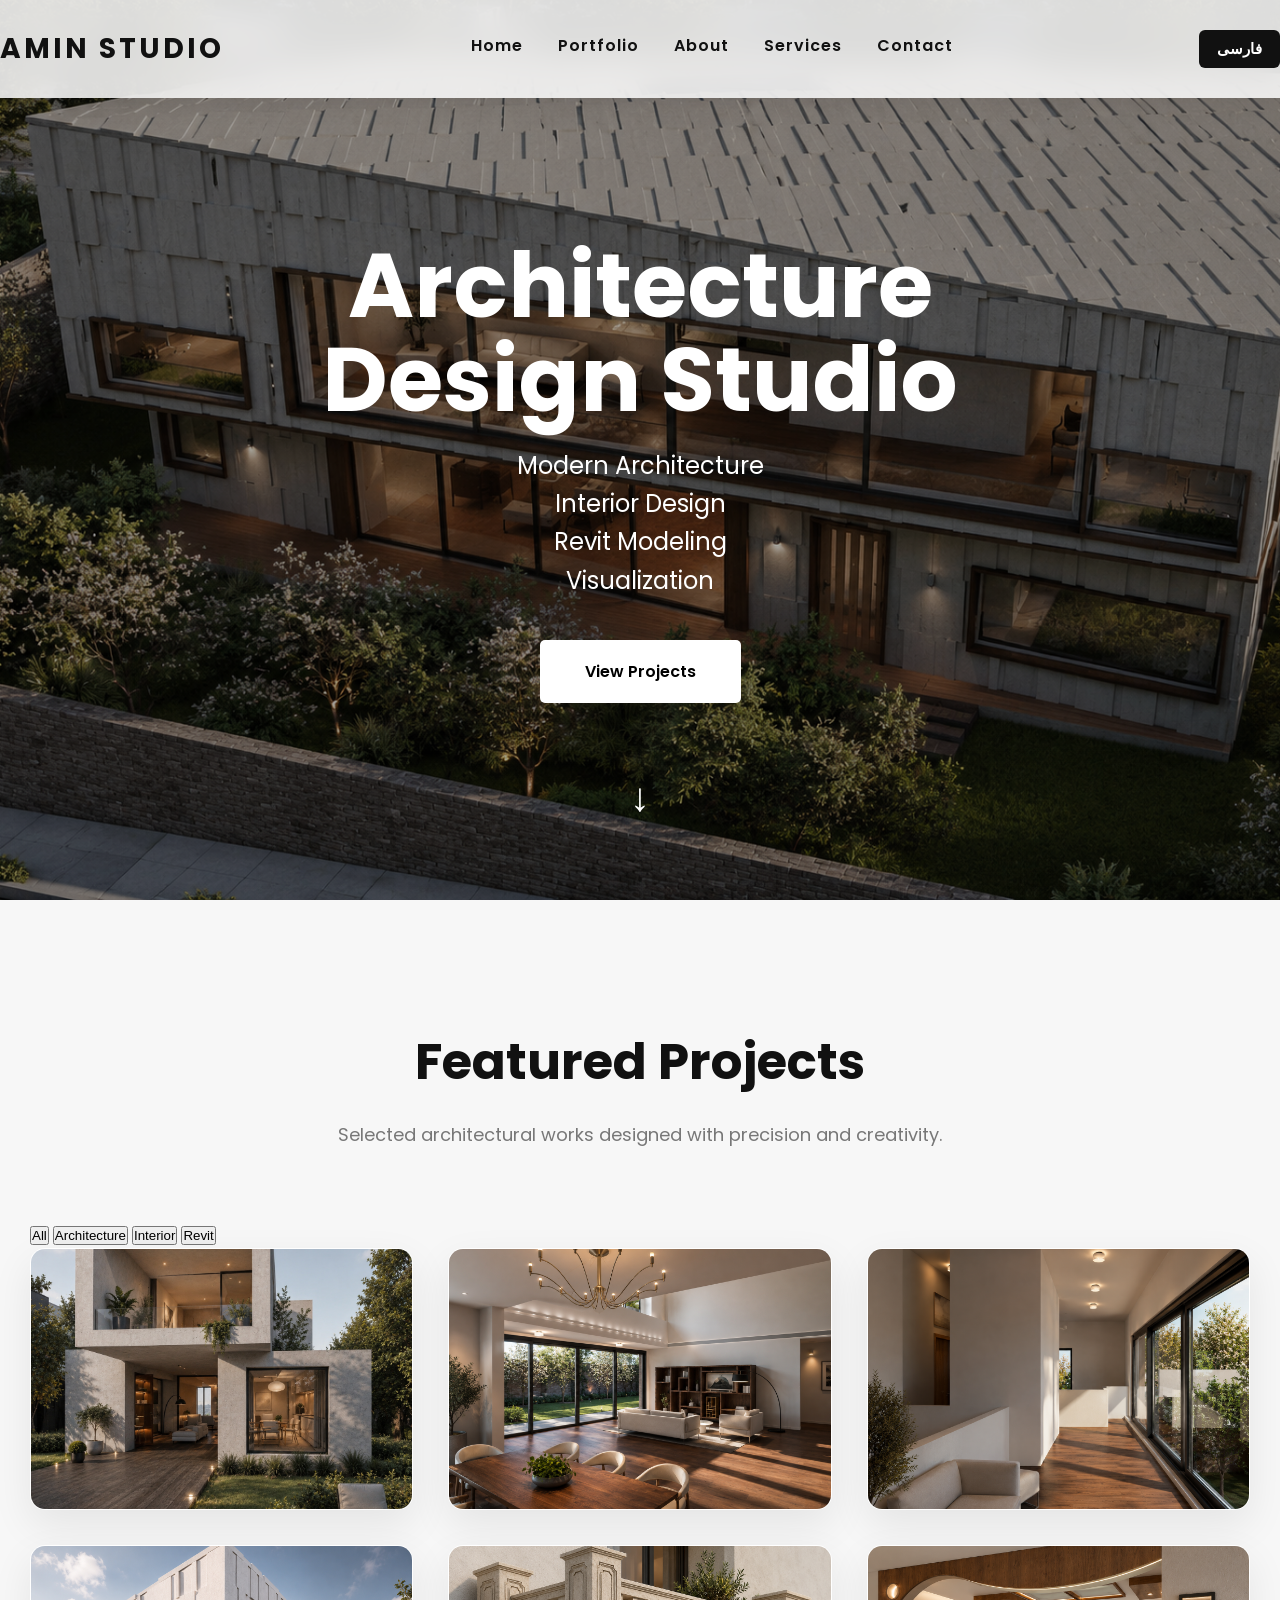
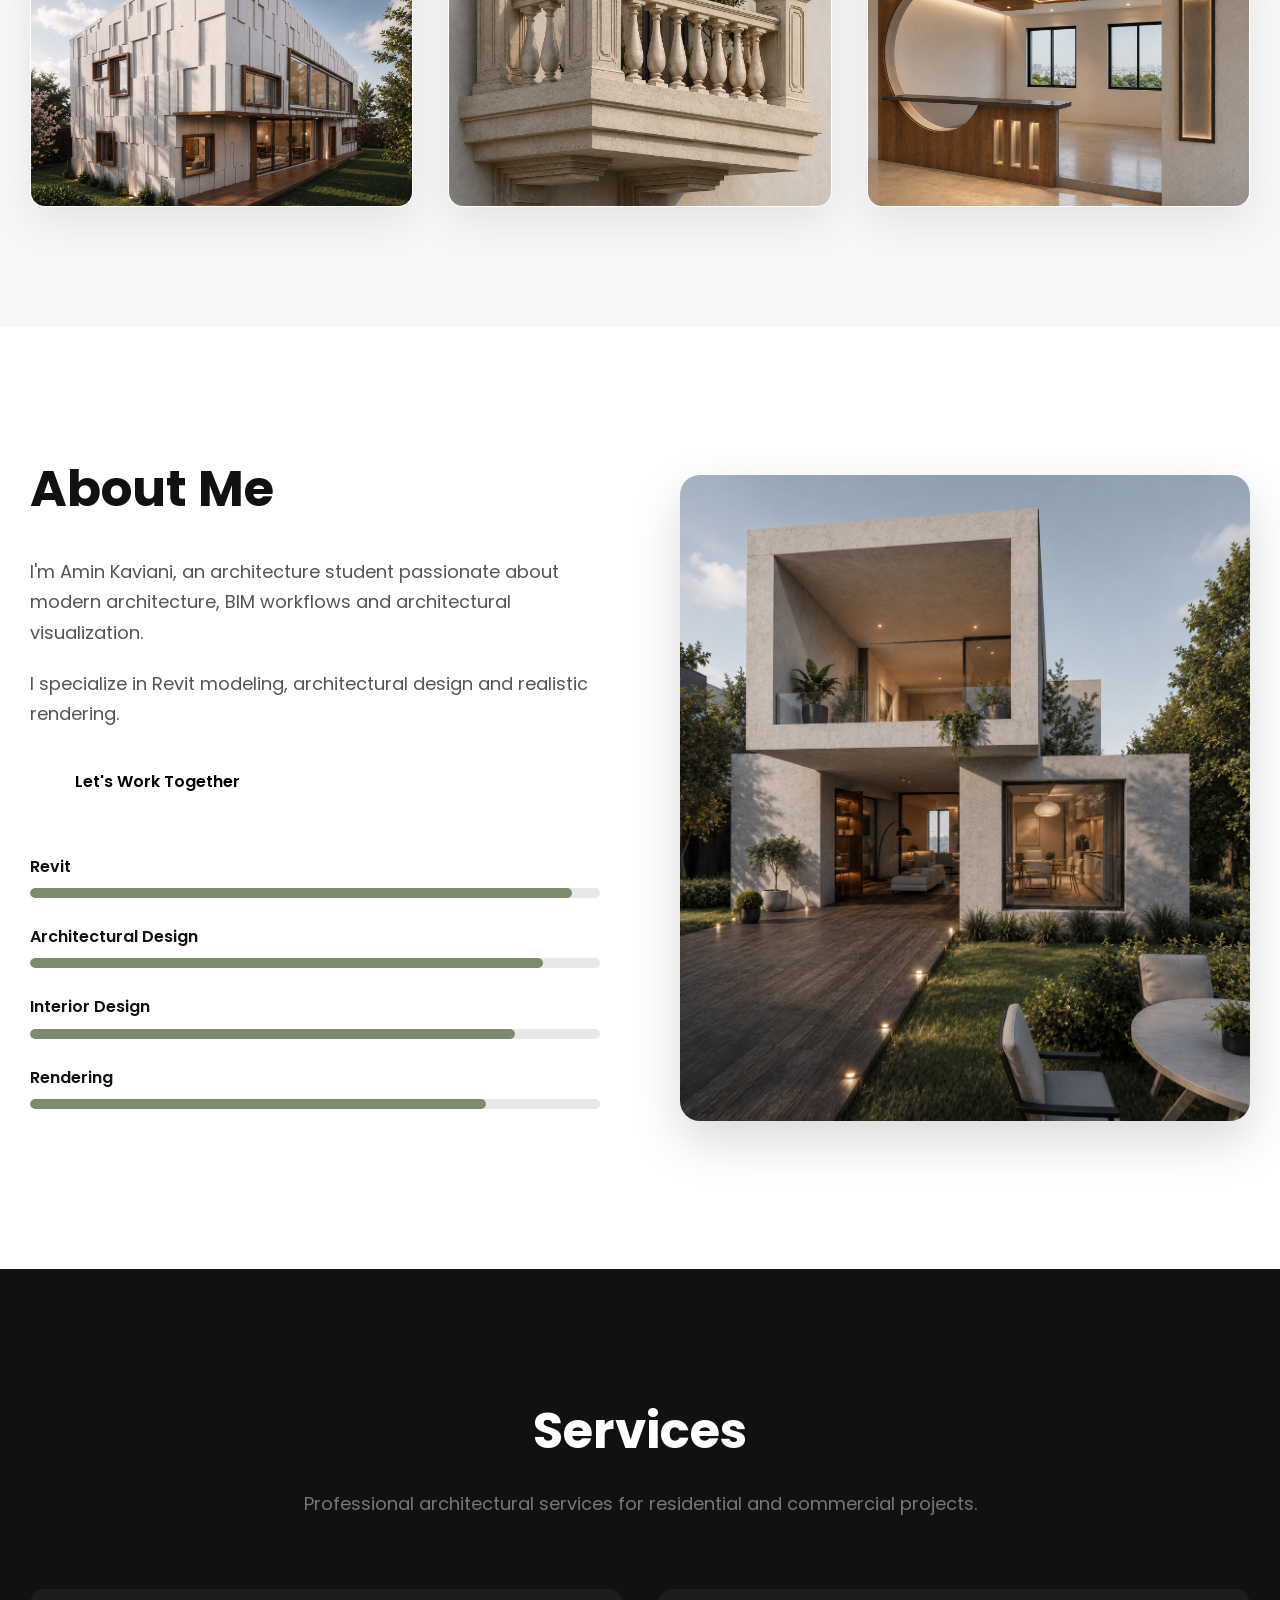
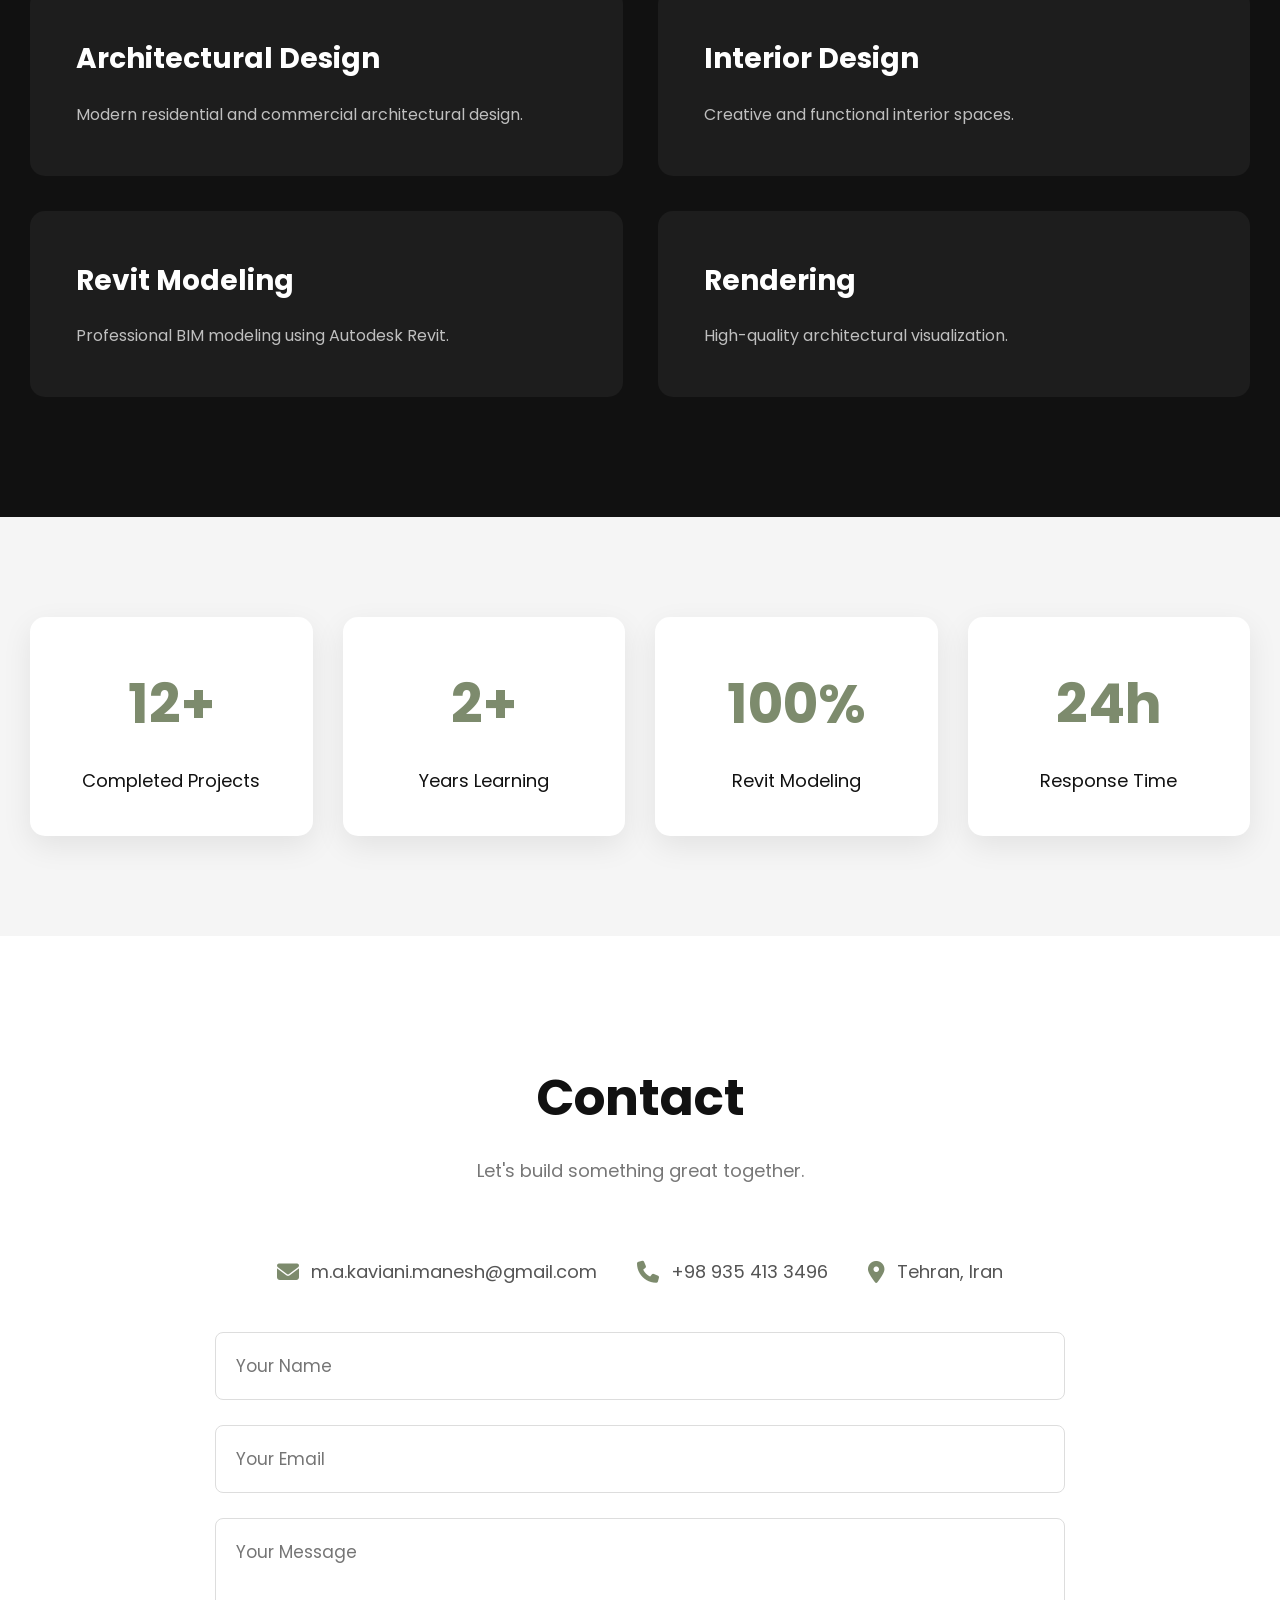
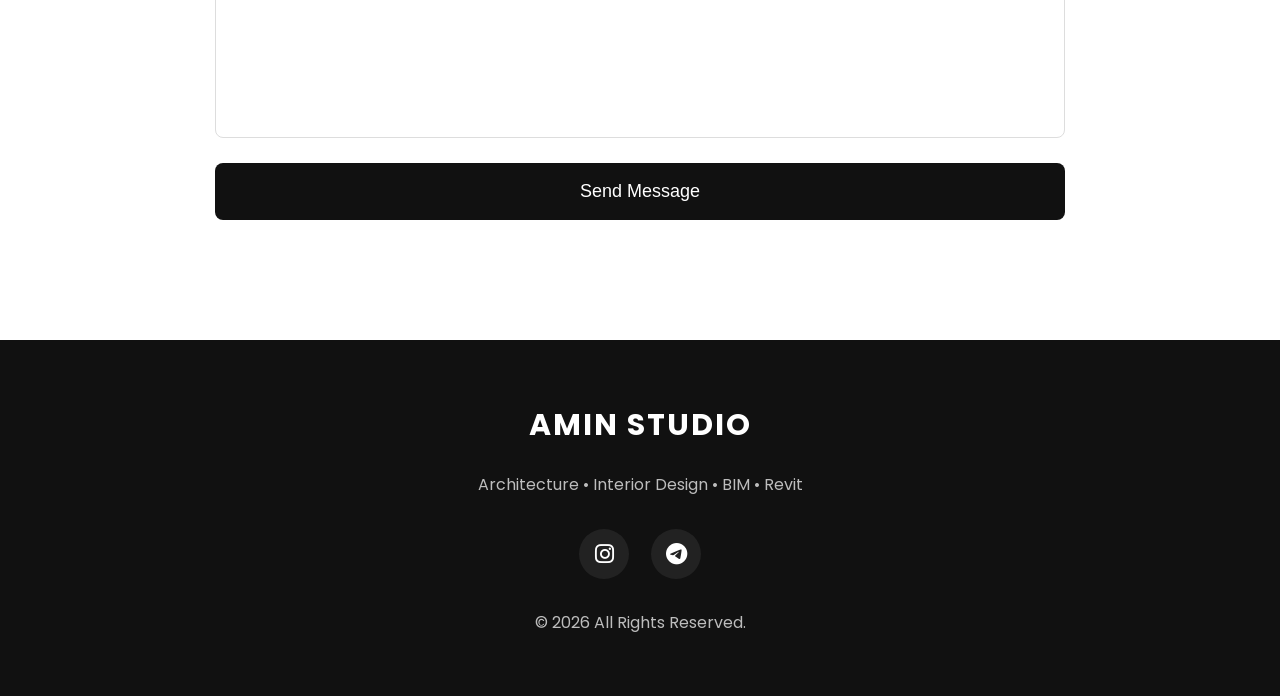
<file: index.html>
<!DOCTYPE html>
<html lang="en">

<head>

<meta charset="UTF-8">

<meta name="viewport"
content="width=device-width, initial-scale=1.0">

<title>Amin Studio</title>

<link rel="preconnect" href="https://fonts.googleapis.com">

<link rel="preconnect"
href="https://fonts.gstatic.com"
crossorigin>

<link href="https://fonts.googleapis.com/css2?family=Poppins:wght@300;400;500;600;700;800&display=swap"
rel="stylesheet">

<link rel="stylesheet"
href="https://cdnjs.cloudflare.com/ajax/libs/font-awesome/6.7.2/css/all.min.css">

<link rel="stylesheet"
href="style.css">

</head>

<body>

<div id="loader">

<div class="loader-logo">

AMIN STUDIO

</div>

</div>

<header>

<div class="container">

<div class="logo">

AMIN STUDIO

</div>

<nav>

<a href="#home" id="nav-home">Home</a>

<a href="#portfolio" id="nav-portfolio">Portfolio</a>

<a href="#about" id="nav-about">About</a>

<a href="#services" id="nav-services">Services</a>

<a href="#contact" id="nav-contact">Contact</a>

</nav>

<button id="lang-toggle" class="lang-btn">
    فارسی
</button>

<div class="menu-toggle">

<span></span>

<span></span>

<span></span>

</div>

</div>

</header>

<section
class="hero"
id="home">

<div class="overlay">

<div class="hero-content">

<h1 id="hero-title">
Architecture
<br>
Design Studio
</h1>

<p id="hero-text">

Modern Architecture

Interior Design

Revit Modeling

Visualization

</p>

<a href="#portfolio" class="btn" id="hero-btn">
View Projects
</a>

<div class="scroll-down">

↓

</div>

</div>

</div>

</section>

<!-- Portfolio -->

<section class="portfolio" id="portfolio">

    <div class="container">

        <div class="section-title">
            <h2 id="portfolio-title">Featured Projects</h2>
            <p id="portfolio-text">
Selected architectural works designed with precision and creativity.
</p>
        </div>

        <div class="portfolio-filter">

<button class="filter-btn active" data-filter="all">All</button>

<button class="filter-btn" data-filter="architecture">Architecture</button>

<button class="filter-btn" data-filter="interior">Interior</button>

<button class="filter-btn" data-filter="revit">Revit</button>

</div>

        <div class="portfolio-grid">

<div class="project-card">

    <img src="images/project1.jpg" alt="Project 1">

    <div class="project-info">

        <h3 id="project1-title">Modern Villa</h3>

       <p id="project1-type">Residential Design</p>

        <a href="project1.html" class="btn" id="view-btn1">View Project</a>

    </div>

</div>
<div class="project-card">

    <img src="images/project2.jpg" alt="Project 2">

    <div class="project-info">

        <h3 id="project2-title">Luxury Interior</h3>

        <p id="project2-type">Interior Design</p>

        <a href="project2.html" class="btn" id="view-btn2">View Project</a>

    </div>

</div>

<div class="project-card">

    <img src="images/project3.jpg" alt="Project 3">

    <div class="project-info">

        <h3 id="project3-title">Contemporary House</h3>

        <p id="project3-type">Architecture</p>

        <a href="project3.html" class="btn" id="view-btn3">View Project</a>

    </div>

</div>

<div class="project-card">

    <img src="images/project4.jpg" alt="Project 4">

    <div class="project-info">

        <h3 id="project4-title">Office Building</h3>

        <p id="project4-type">Commercial</p>

        <a href="project4.html" class="btn" id="view-btn4">View Project</a>

    </div>

</div>

<div class="project-card">

    <img src="images/project5.jpg" alt="Project 5">

    <div class="project-info">

        <h3 id="project5-title">Landscape Design</h3>

        <p id="project5-type">Landscape</p>

        <a href="project5.html" class="btn" id="view-btn5">View Project</a>

    </div>

</div>

           <div class="project-card">

    <img src="images/project6.jpg" alt="Project 6">

    <div class="project-info">

        <h3 id="project6-title">bim object </h3>

        <p id="project6-type">interior design </p>

        <a href="project6.html" class="btn" id="view-btn6">View Project</a>

    </div>

</div>

        </div>

    </div>

</section>

<!-- About -->

<section class="about" id="about">

    <div class="container about-grid">

        <div class="about-text">

            <h2 id="about-title">About Me</h2>

            <p id="about-text1">
                I'm Amin Kaviani, an architecture student passionate about
                modern architecture, BIM workflows and architectural visualization.
            </p>

            <p id="about-text2">
                I specialize in Revit modeling, architectural design and
                realistic rendering.
            </p>

            <a href="#contact" class="btn" id="about-btn">
            Let's Work Together
            </a>

            <div class="skills">

<div class="skill">
<span>Revit</span>
<div class="skill-bar">
<div class="skill-fill" style="width:95%"></div>
</div>
</div>

<div class="skill">
<span>Architectural Design</span>
<div class="skill-bar">
<div class="skill-fill" style="width:90%"></div>
</div>
</div>

<div class="skill">
<span>Interior Design</span>
<div class="skill-bar">
<div class="skill-fill" style="width:85%"></div>
</div>
</div>

<div class="skill">
<span>Rendering</span>
<div class="skill-bar">
<div class="skill-fill" style="width:80%"></div>
</div>
</div>

</div>

        

        </div>

        <div class="about-image">

            <img src="images/project1.jpg" alt="About">

        </div>

    </div>

</section>

<!-- Services -->

<section class="services" id="services">

    <div class="container">

        <div class="section-title">

            <h2 id="services-title">Services</h2>

            <p id="services-text">
            Professional architectural services for residential and commercial projects.
            </p>

        </div>

        <div class="services-grid">

            <div class="service-box">
                <h3 id="service1-title">Architectural Design</h3>
                <p id="service1-text">
                Modern residential and commercial architectural design.
                </p>
            </div>

            <div class="service-box">
                <h3 id="service2-title">Interior Design</h3>
                <p id="service2-text">
                Creative and functional interior spaces.
                </p>
            </div>

            <div class="service-box">
                <h3 id="service3-title">Revit Modeling</h3>
                <p id="service3-text">
                Professional BIM modeling using Autodesk Revit.
                </p>
            </div>

            <div class="service-box">
                <h3 id="service4-title">Rendering</h3>
                <p id="service4-text">
                High-quality architectural visualization.
                </p>
            </div>

        </div>

    </div>

</section>

<section class="stats">

<div class="container">

<div class="stats-grid">

<div class="stat-box">

<h2>12+</h2>

<p id="stat1">Completed Projects</p>

</div>

<div class="stat-box">

<h2>2+</h2>

<p id="stat2">Years Learning</p>

</div>

<div class="stat-box">

<h2>100%</h2>

<p id="stat3">Revit Modeling</p>

</div>

<div class="stat-box">

<h2>24h</h2>

<p id="stat4">Response Time</p>

</div>

</div>

</div>

</section>

<!-- Contact -->

<section class="contact" id="contact">

    <div class="container">

        <div class="section-title">

            <h2 id="contact-title">Contact</h2>

            <p id="contact-text">Let's build something great together.</p>

        </div>

<div class="contact-info">

<div class="info-item">
<i class="fas fa-envelope"></i>
<span>m.a.kaviani.manesh@gmail.com</span>
</div>

<div class="info-item">
<i class="fas fa-phone"></i>
<span>+98 935 413 3496</span>
</div>

<div class="info-item">
<i class="fas fa-location-dot"></i>
<span>Tehran, Iran</span>
</div>

</div>

        <form action="https://formspree.io/f/xaqgvgnk" method="POST">

<input type="text" id="name-input" placeholder="Your Name">

<input type="email" id="email-input" placeholder="Your Email">

<textarea id="message-input" placeholder="Your Message"></textarea>

           <button type="submit" id="send-btn">Send Message</button>

        </form>

    </div>

</section>

<footer>

<div class="container">

<h3>AMIN STUDIO</h3>

<p id="footer-text">
Architecture • Interior Design • BIM • Revit
</p>

<div class="social-links">

<a href="https://instagram.com/amin.studioarch" target="_blank">
<i class="fab fa-instagram"></i>
</a>

<a href="https://t.me/@Amin_1386_k" target="_blank">
<i class="fab fa-telegram"></i>
</a>

</div>

<p id="footer-copy">© 2026 All Rights Reserved.</p>

</div>

</footer>

<script src="translations.js"></script>
<script src="script.js"></script>

</body>

</html>
</file>
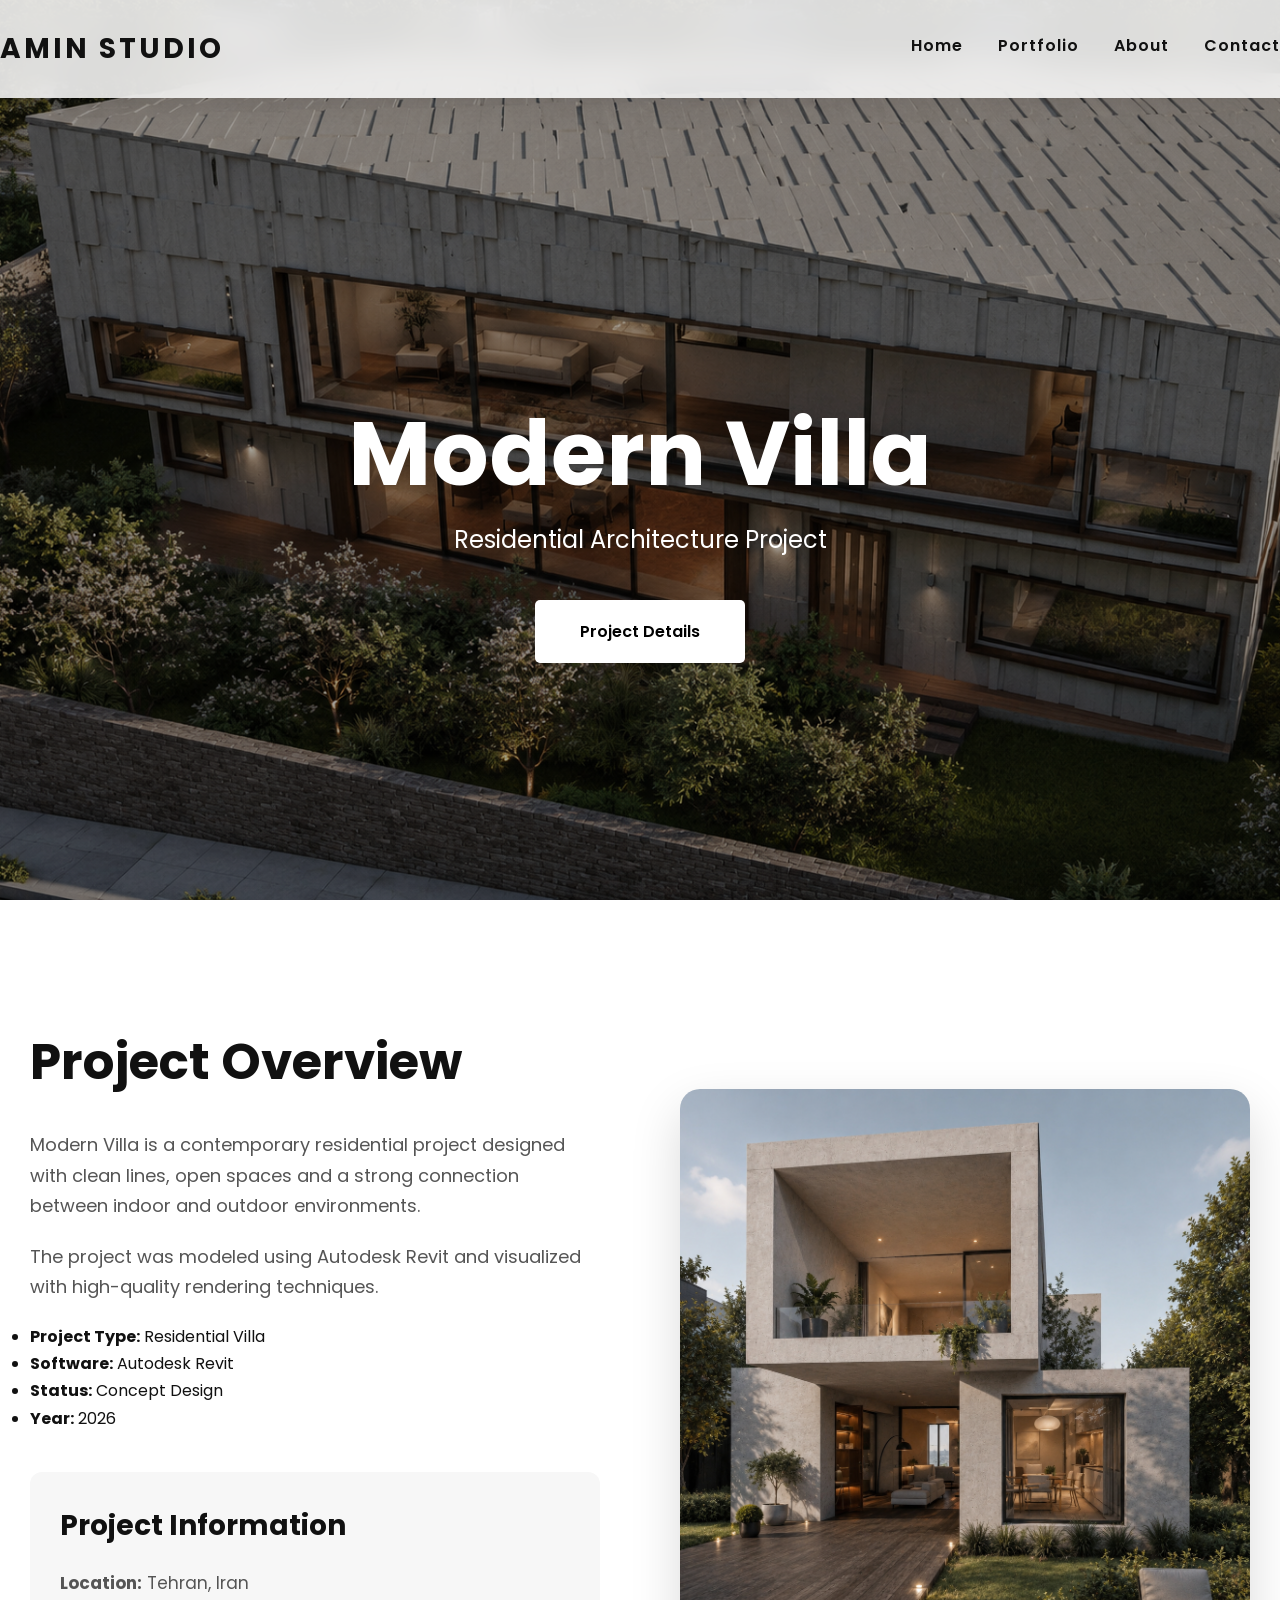
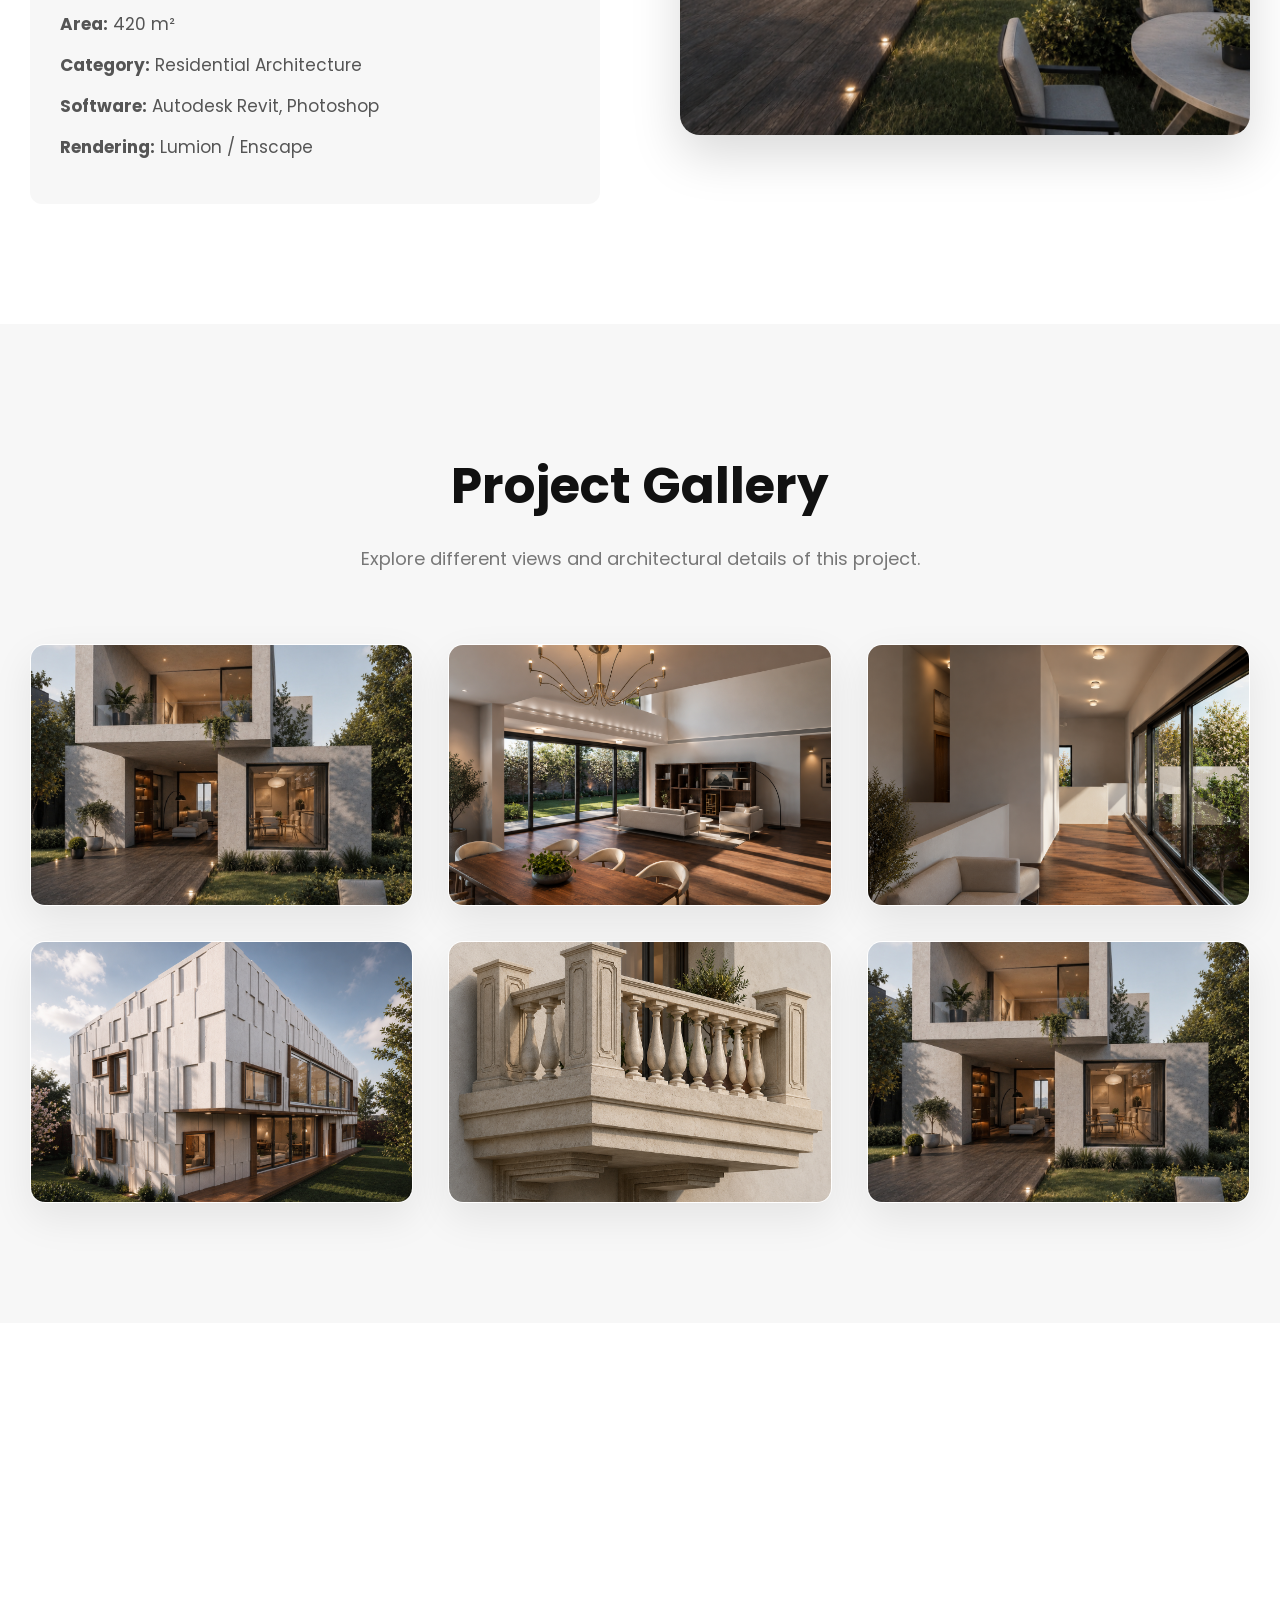
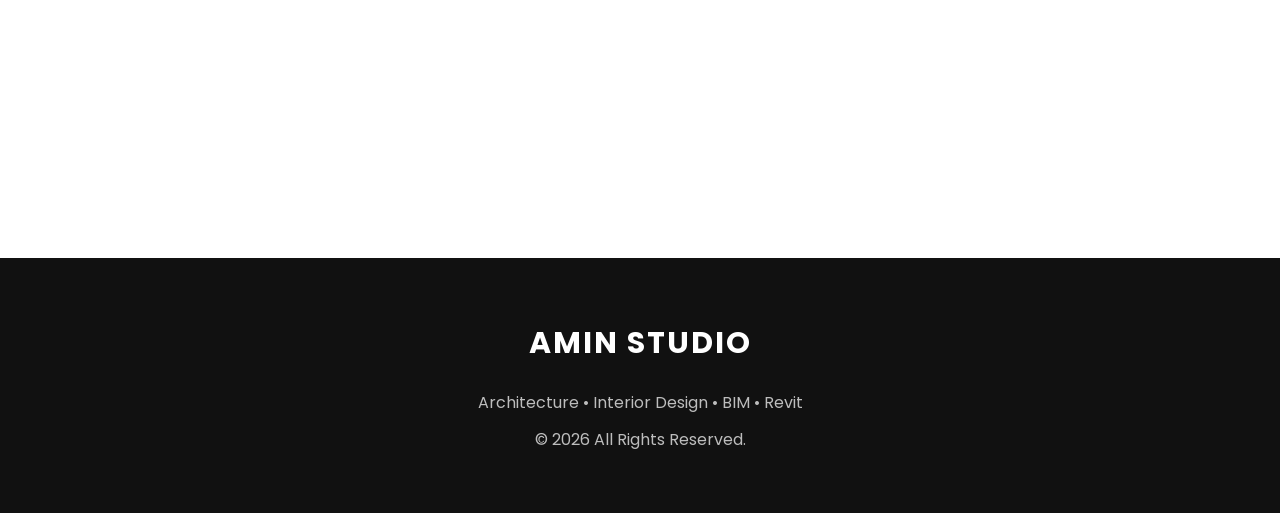
<file: project1.html>
<!DOCTYPE html>
<html lang="en">

<head>

<meta charset="UTF-8">
<meta name="viewport" content="width=device-width, initial-scale=1.0">

<title>Modern Villa | AMIN STUDIO</title>

<link rel="preconnect" href="https://fonts.googleapis.com">
<link rel="preconnect" href="https://fonts.gstatic.com" crossorigin>

<link href="https://fonts.googleapis.com/css2?family=Poppins:wght@300;400;500;600;700;800&display=swap" rel="stylesheet">

<link rel="stylesheet" href="style.css">

</head>

<body>

<header>

<div class="container">

<div class="logo">

AMIN STUDIO

</div>

<nav>

<a href="index.html">Home</a>
<a href="index.html#portfolio">Portfolio</a>
<a href="index.html#about">About</a>
<a href="index.html#contact">Contact</a>

</nav>

</div>

</header>

<section class="hero">

<div class="overlay">

<div class="hero-content">

<h1 id="project-page-title">Modern Villa</h1>

<p id="project-page-subtitle">
Residential Architecture Project
</p>

<a href="#details" class="btn" id="project-page-btn">
Project Details
</a>

</div>

</div>

</section>

<section class="about" id="details">

<div class="container about-grid">

<div class="about-text">

<h2 id="overview-title">Project Overview</h2>

<p id="overview-text1">
Modern Villa is a contemporary residential project designed with clean lines,
open spaces and a strong connection between indoor and outdoor environments.
</p>

<p id="overview-text2">
The project was modeled using Autodesk Revit and visualized with high-quality rendering techniques.
</p>

<ul>

<li><strong>Project Type:</strong> Residential Villa</li>

<li><strong>Software:</strong> Autodesk Revit</li>

<li><strong>Status:</strong> Concept Design</li>

<li><strong>Year:</strong> 2026</li>

</ul>

<div class="project-details">

<h3>Project Information</h3>

<p><strong>Location:</strong> Tehran, Iran</p>

<p><strong>Area:</strong> 420 m²</p>

<p><strong>Category:</strong> Residential Architecture</p>

<p><strong>Software:</strong> Autodesk Revit, Photoshop</p>

<p><strong>Rendering:</strong> Lumion / Enscape</p>

</div>

</div>

<div class="about-image">

<img src="images/project1.jpg" alt="Modern Villa">

</div>

</div>

</section>

<section class="portfolio">

<div class="container">

<div class="section-title">

<h2 id="gallery-title">Project Gallery</h2>

<p id="gallery-text">
Explore different views and architectural details of this project.
</p>

</div>

<div class="portfolio-grid">

<div class="project-card">
<img src="images/project1.jpg" alt="Gallery 1">
</div>

<div class="project-card">
<img src="images/project2.jpg" alt="Gallery 2">
</div>

<div class="project-card">
<img src="images/project3.jpg" alt="Gallery 3">
</div>

<div class="project-card">
<img src="images/project4.jpg" alt="Gallery 4">
</div>

<div class="project-card">
<img src="images/project5.jpg" alt="Gallery 5">
</div>

<div class="project-card">
<img src="images/project1.jpg" alt="Gallery 6">
</div>

</div>

</div>

</section>

<section class="contact">

<div class="container">

<div class="section-title">

<h2 id="contact-project-title">
Interested in Similar Projects?
</h2>

<p id="contact-project-text">
Feel free to contact me for architectural design,
Revit modeling or visualization services.
</p>

<a href="index.html#contact" class="btn" id="contact-project-btn">
Contact Me
</a>

</div>

</div>

</section>

<footer>

<div class="container">

<h3>AMIN STUDIO</h3>

<p>Architecture • Interior Design • BIM • Revit</p>

<p>© 2026 All Rights Reserved.</p>

</div>

</footer>

<script src="script.js"></script>

</body>

</html>
</file>
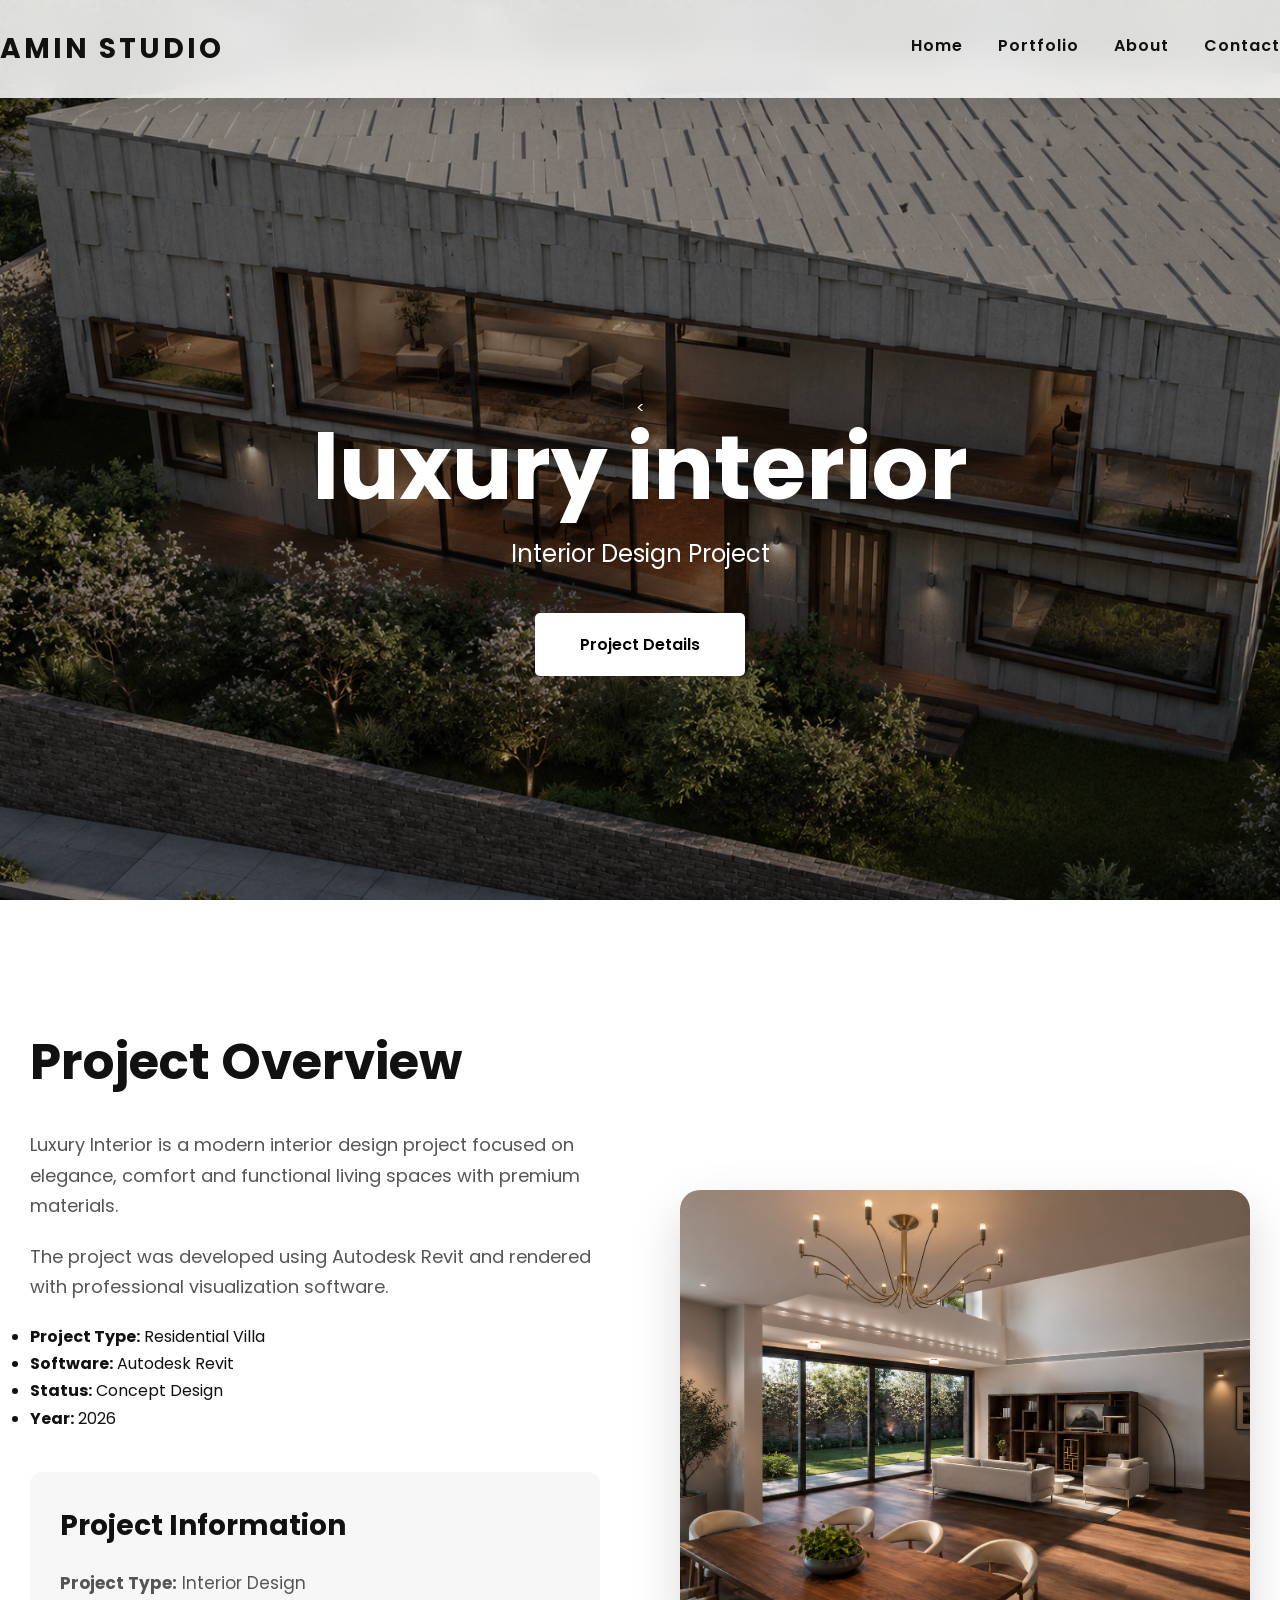
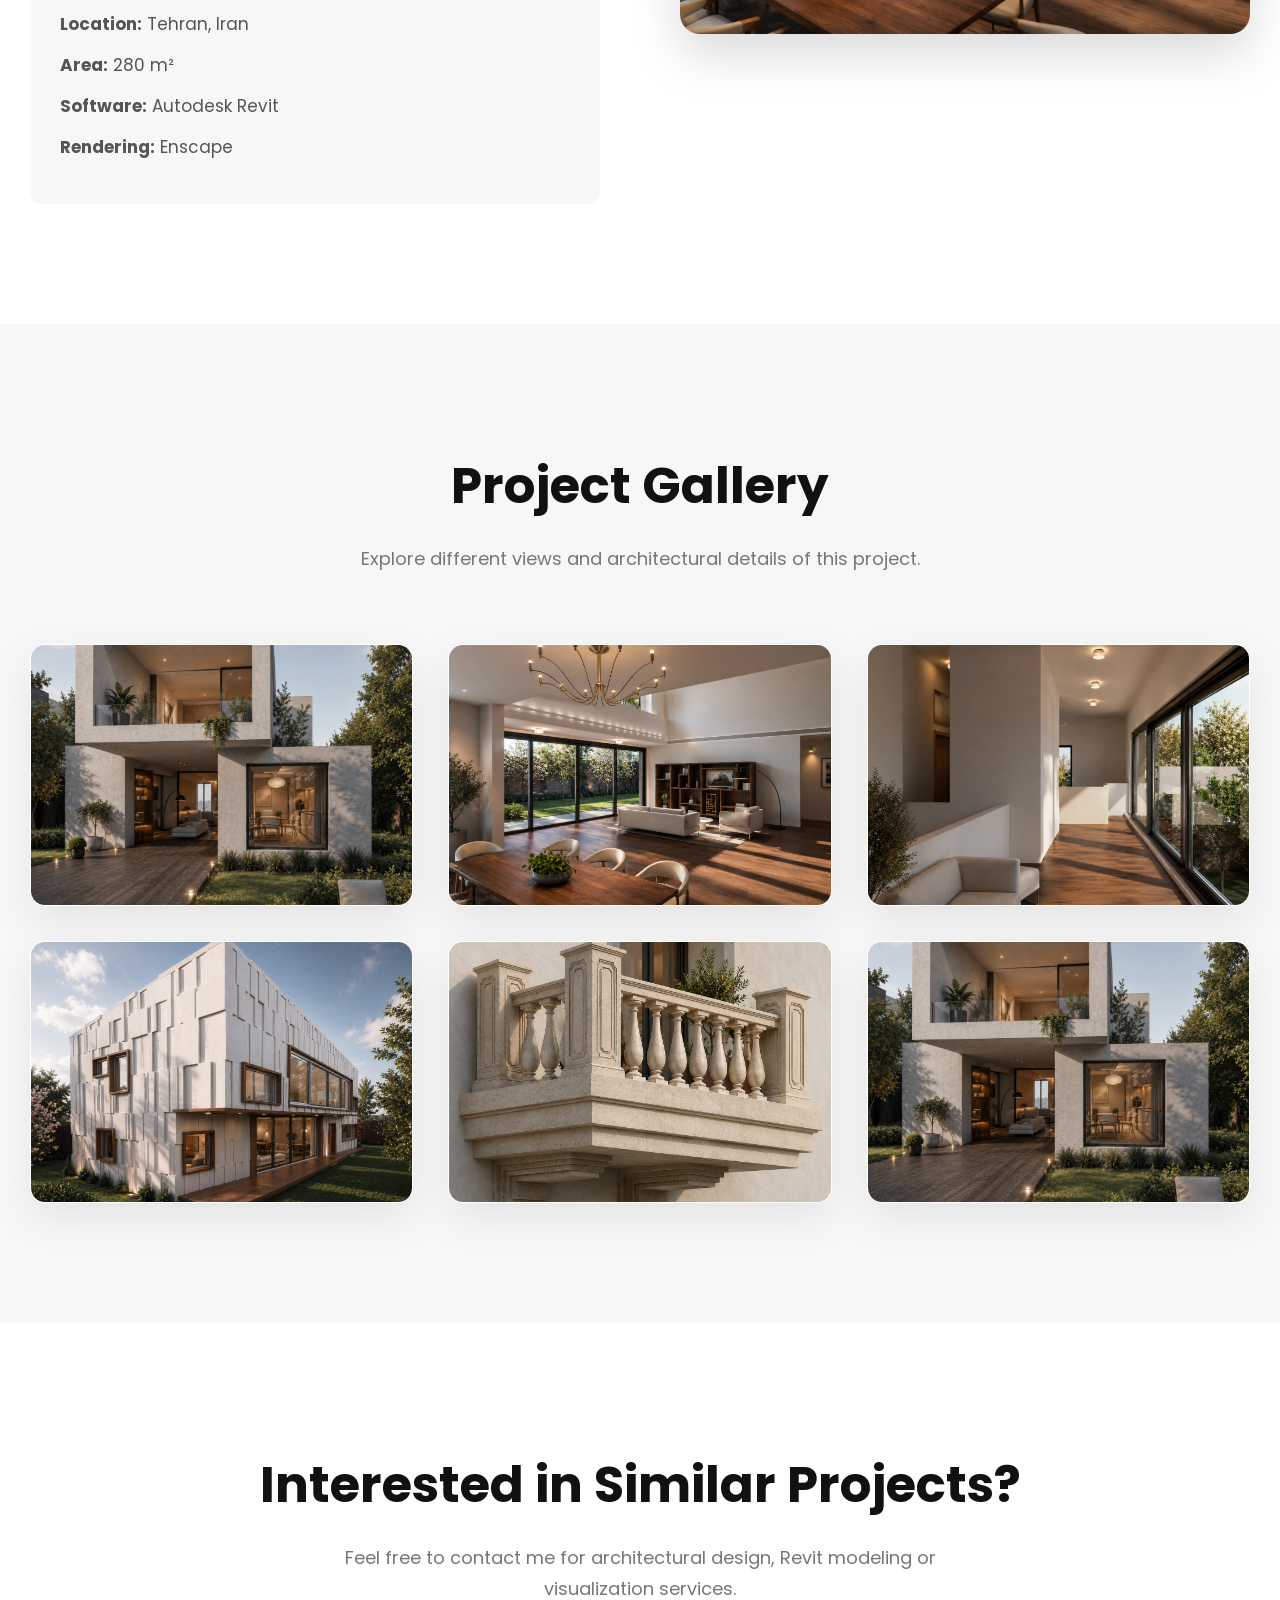
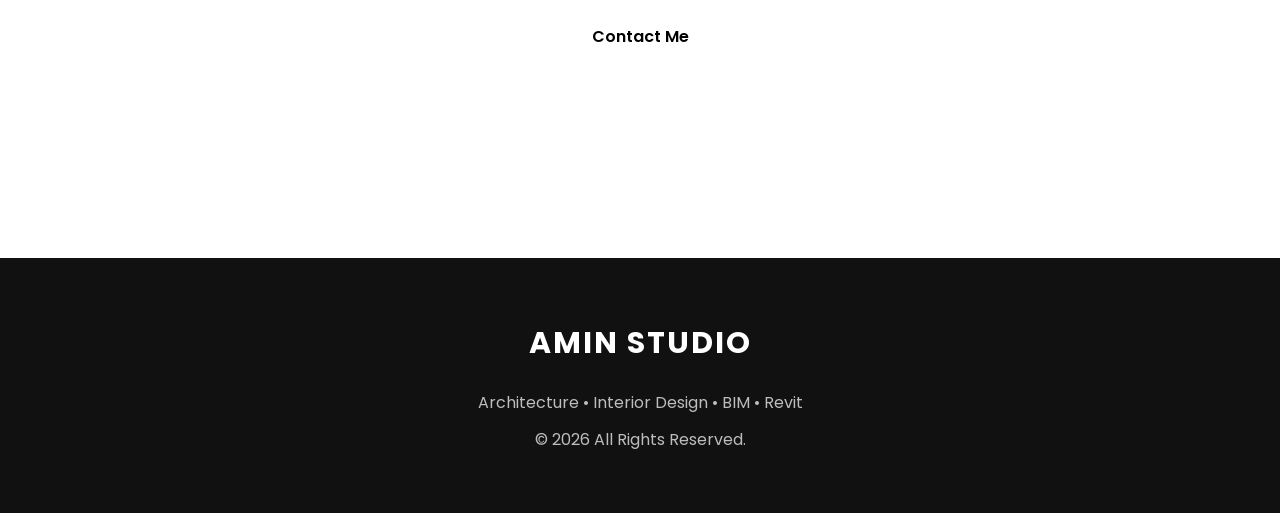
<file: project2.html>
<!DOCTYPE html>
<html lang="en">

<head>

<meta charset="UTF-8">
<meta name="viewport" content="width=device-width, initial-scale=1.0">

<title>Luxury Interior | AMIN STUDIO</title>

<link rel="preconnect" href="https://fonts.googleapis.com">
<link rel="preconnect" href="https://fonts.gstatic.com" crossorigin>

<link href="https://fonts.googleapis.com/css2?family=Poppins:wght@300;400;500;600;700;800&display=swap" rel="stylesheet">

<link rel="stylesheet" href="style.css">

</head>

<body>

<header>

<div class="container">

<div class="logo">

AMIN STUDIO

</div>

<nav>

<a href="index.html">Home</a>
<a href="index.html#portfolio">Portfolio</a>
<a href="index.html#about">About</a>
<a href="index.html#contact">Contact</a>

</nav>

</div>

</header>

<section class="hero">

<div class="overlay">

<div class="hero-content">

<<h1 id="project-page-title">luxury interior </h1>

<p id="project-page-subtitle">
Interior Design Project
</p>

<a href="#details" class="btn" id="project-page-btn">
Project Details
</a>

</div>

</div>

</section>

<section class="about" id="details">

<div class="container about-grid">

<div class="about-text">

<h2 id="overview-title">Project Overview</h2>

<p id="overview-text1"> 
Luxury Interior is a modern interior design project focused on elegance,
comfort and functional living spaces with premium materials.
</p>

<p id="overview-text2"> 
The project was developed using Autodesk Revit and rendered with
professional visualization software.
</p>

<ul>

<li><strong>Project Type:</strong> Residential Villa</li>

<li><strong>Software:</strong> Autodesk Revit</li>

<li><strong>Status:</strong> Concept Design</li>

<li><strong>Year:</strong> 2026</li>

</ul>

<div class="project-details">

<h3>Project Information</h3>

<p><strong>Project Type:</strong> Interior Design</p>

<p><strong>Location:</strong> Tehran, Iran</p>

<p><strong>Area:</strong> 280 m²</p>

<p><strong>Software:</strong> Autodesk Revit</p>

<p><strong>Rendering:</strong> Enscape</p>

</div>

</div>

<div class="about-image">

<img src="images/project2.jpg" alt="Luxury Interior">

</div>

</div>

</section>

<section class="portfolio">

<div class="container">

<div class="section-title">

<h2 id="gallery-title">Project Gallery</h2>

<p id="gallery-text"> 
Explore different views and architectural details of this project.
</p>

</div>

<div class="portfolio-grid">

<div class="project-card">
<img src="images/project1.jpg" alt="Gallery 1">
</div>

<div class="project-card">
<img src="images/project2.jpg" alt="Gallery 2">
</div>

<div class="project-card">
<img src="images/project3.jpg" alt="Gallery 3">
</div>

<div class="project-card">
<img src="images/project4.jpg" alt="Gallery 4">
</div>

<div class="project-card">
<img src="images/project5.jpg" alt="Gallery 5">
</div>

<div class="project-card">
<img src="images/project1.jpg" alt="Gallery 6">
</div>

</div>

</div>

</section>

<section class="contact">

<div class="container">

<div class="section-title">

<h2  id="contact-project-title">Interested in Similar Projects?</h2>

<p id="contact-project-text"> 
Feel free to contact me for architectural design,
Revit modeling or visualization services.
</p>

<a href="index.html#contact" class="btn" id="contact-project-btn">
Contact Me
</a>

</div>

</div>

</section>

<footer>

<div class="container">

<h3>AMIN STUDIO</h3>

<p>Architecture • Interior Design • BIM • Revit</p>

<p>© 2026 All Rights Reserved.</p>

</div>

</footer>

<script src="script.js"></script>

</body>

</html>
</file>
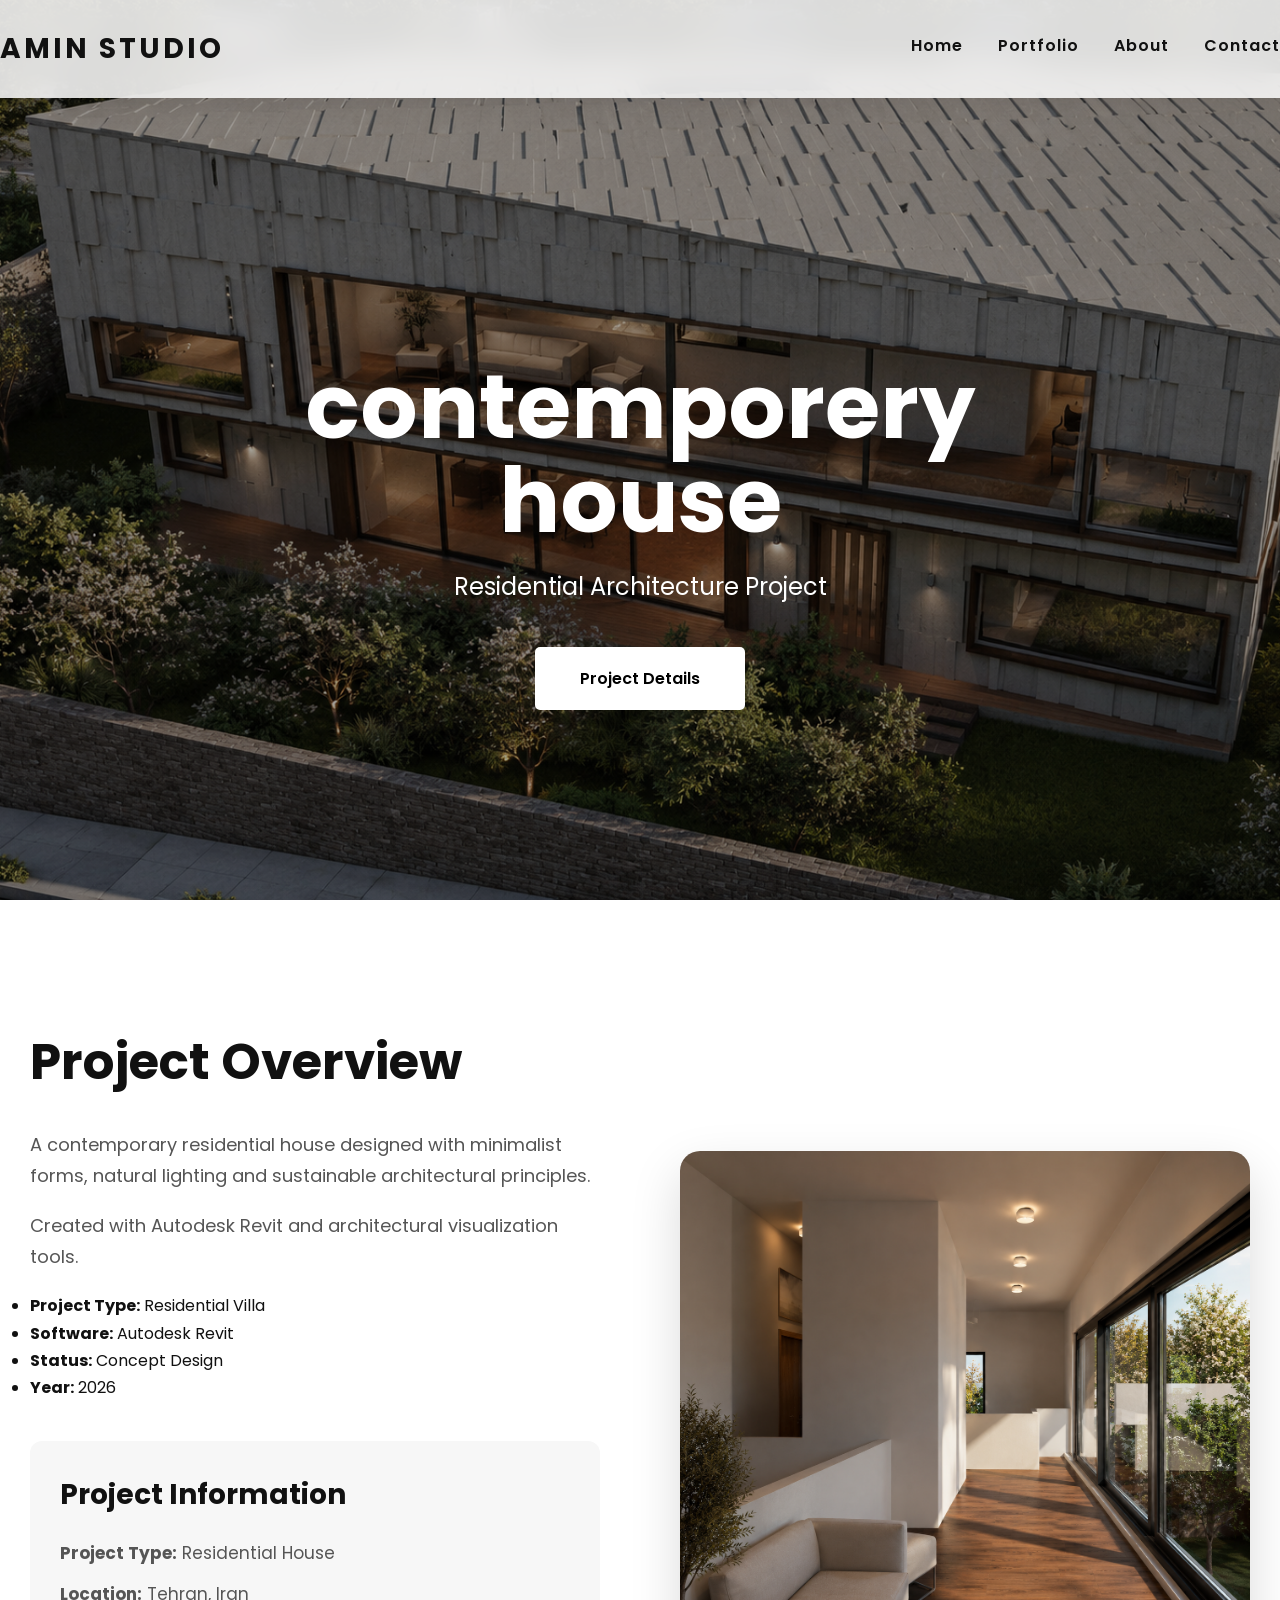
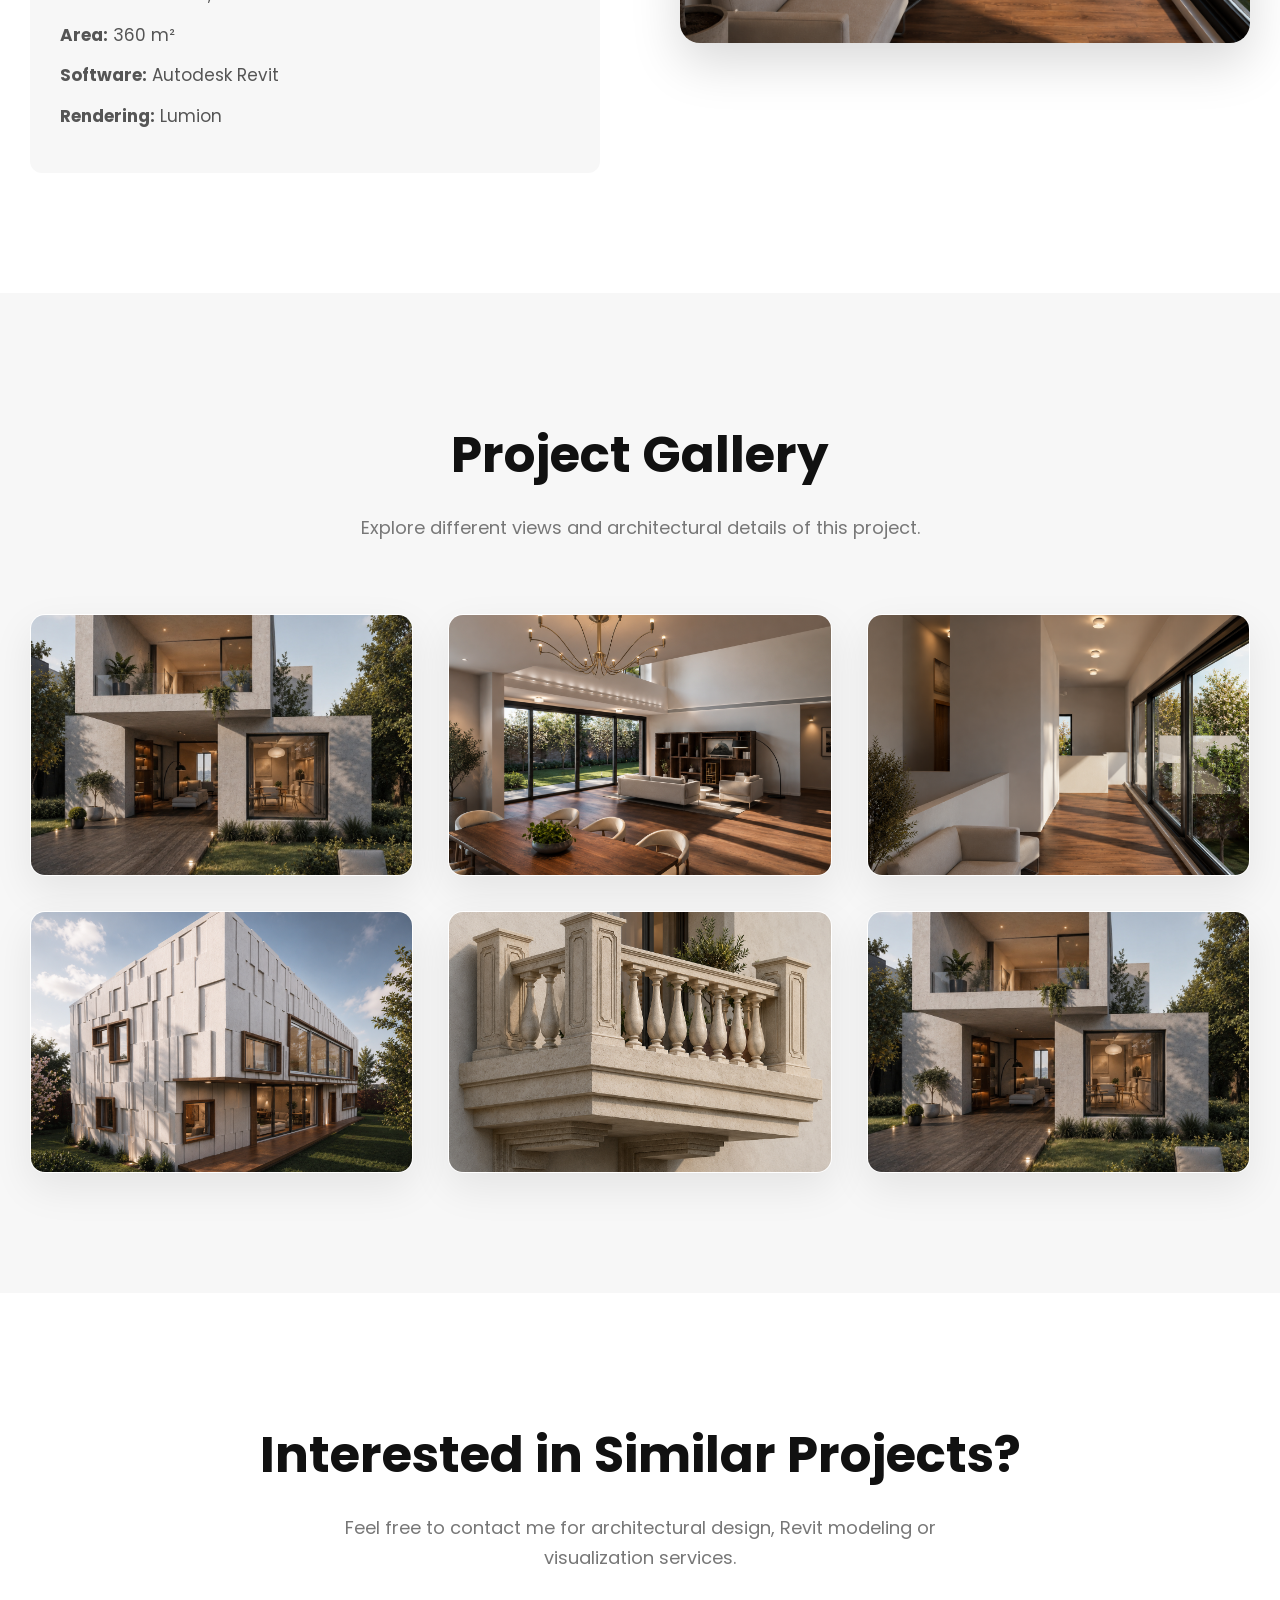
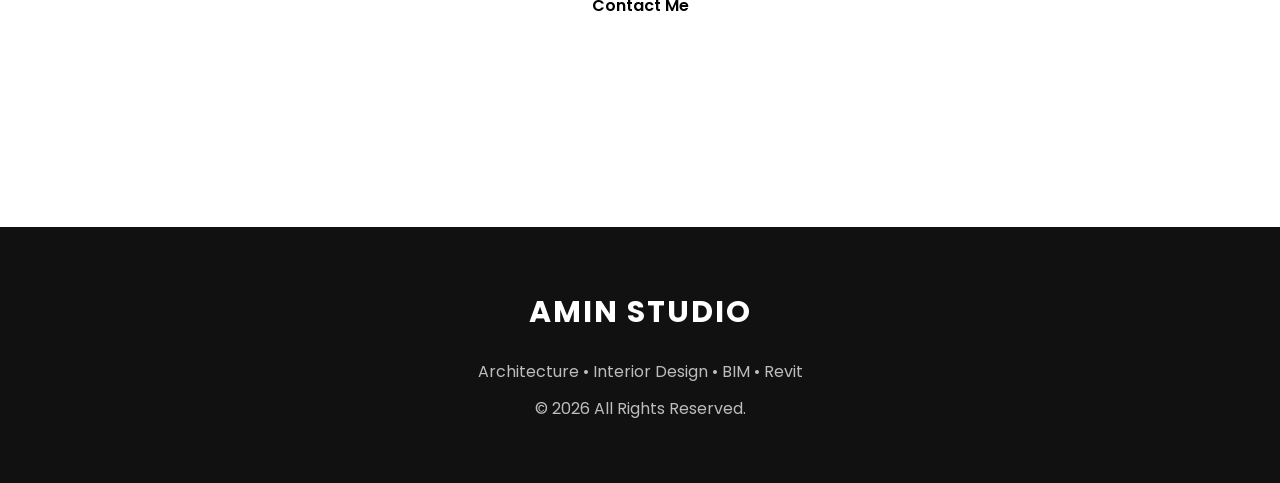
<file: project3.html>
<!DOCTYPE html>
<html lang="en">

<head>

<meta charset="UTF-8">
<meta name="viewport" content="width=device-width, initial-scale=1.0">

<title>Contemporary House | AMIN STUDIO</title>

<link rel="preconnect" href="https://fonts.googleapis.com">
<link rel="preconnect" href="https://fonts.gstatic.com" crossorigin>

<link href="https://fonts.googleapis.com/css2?family=Poppins:wght@300;400;500;600;700;800&display=swap" rel="stylesheet">

<link rel="stylesheet" href="style.css">

</head>

<body>

<header>

<div class="container">

<div class="logo">

AMIN STUDIO

</div>

<nav>

<a href="index.html">Home</a>
<a href="index.html#portfolio">Portfolio</a>
<a href="index.html#about">About</a>
<a href="index.html#contact">Contact</a>

</nav>

</div>

</header>

<section class="hero">

<div class="overlay">

<div class="hero-content">

<h1 id="project-page-title">contemporery house </h1>

<p id="project-page-subtitle">
Residential Architecture Project
</p>

<a href="#details" class="btn" id="project-page-btn">
Project Details
</a>

</div>

</div>

</section>

<section class="about" id="details">

<div class="container about-grid">

<div class="about-text">

<h2 id="overview-title">Project Overview</h2>

<p id="overview-text1">
A contemporary residential house designed with minimalist forms,
natural lighting and sustainable architectural principles.
</p>

<p id="overview-text2">
Created with Autodesk Revit and architectural visualization tools.
</p>
<ul>

<li><strong>Project Type:</strong> Residential Villa</li>

<li><strong>Software:</strong> Autodesk Revit</li>

<li><strong>Status:</strong> Concept Design</li>

<li><strong>Year:</strong> 2026</li>

</ul>

<div class="project-details">

<h3>Project Information</h3>

<p><strong>Project Type:</strong> Residential House</p>

<p><strong>Location:</strong> Tehran, Iran</p>

<p><strong>Area:</strong> 360 m²</p>

<p><strong>Software:</strong> Autodesk Revit</p>

<p><strong>Rendering:</strong> Lumion</p>

</div>

</div>

<div class="about-image">

<img src="images/project3.jpg" alt="Contemporary House">

</div>

</div>

</section>

<section class="portfolio">

<div class="container">

<div class="section-title">

<h2 id="gallery-title">Project Gallery</h2>

<p id="gallery-text">
Explore different views and architectural details of this project.
</p>

</div>

<div class="portfolio-grid">

<div class="project-card">
<img src="images/project1.jpg" alt="Gallery 1">
</div>

<div class="project-card">
<img src="images/project2.jpg" alt="Gallery 2">
</div>

<div class="project-card">
<img src="images/project3.jpg" alt="Gallery 3">
</div>

<div class="project-card">
<img src="images/project4.jpg" alt="Gallery 4">
</div>

<div class="project-card">
<img src="images/project5.jpg" alt="Gallery 5">
</div>

<div class="project-card">
<img src="images/project1.jpg" alt="Gallery 6">
</div>

</div>

</div>

</section>

<section class="contact">

<div class="container">

<div class="section-title">

<h2 id="contact-project-title">
Interested in Similar Projects?
</h2>

<p id="contact-project-text"> 
Feel free to contact me for architectural design,
Revit modeling or visualization services.
</p>

<a href="index.html#contact" class="btn" id="contact-project-btn">
Contact Me
</a>

</div>

</div>

</section>

<footer>

<div class="container">

<h3>AMIN STUDIO</h3>

<p>Architecture • Interior Design • BIM • Revit</p>

<p>© 2026 All Rights Reserved.</p>

</div>

</footer>

<script src="script.js"></script>

</body>

</html>
</file>
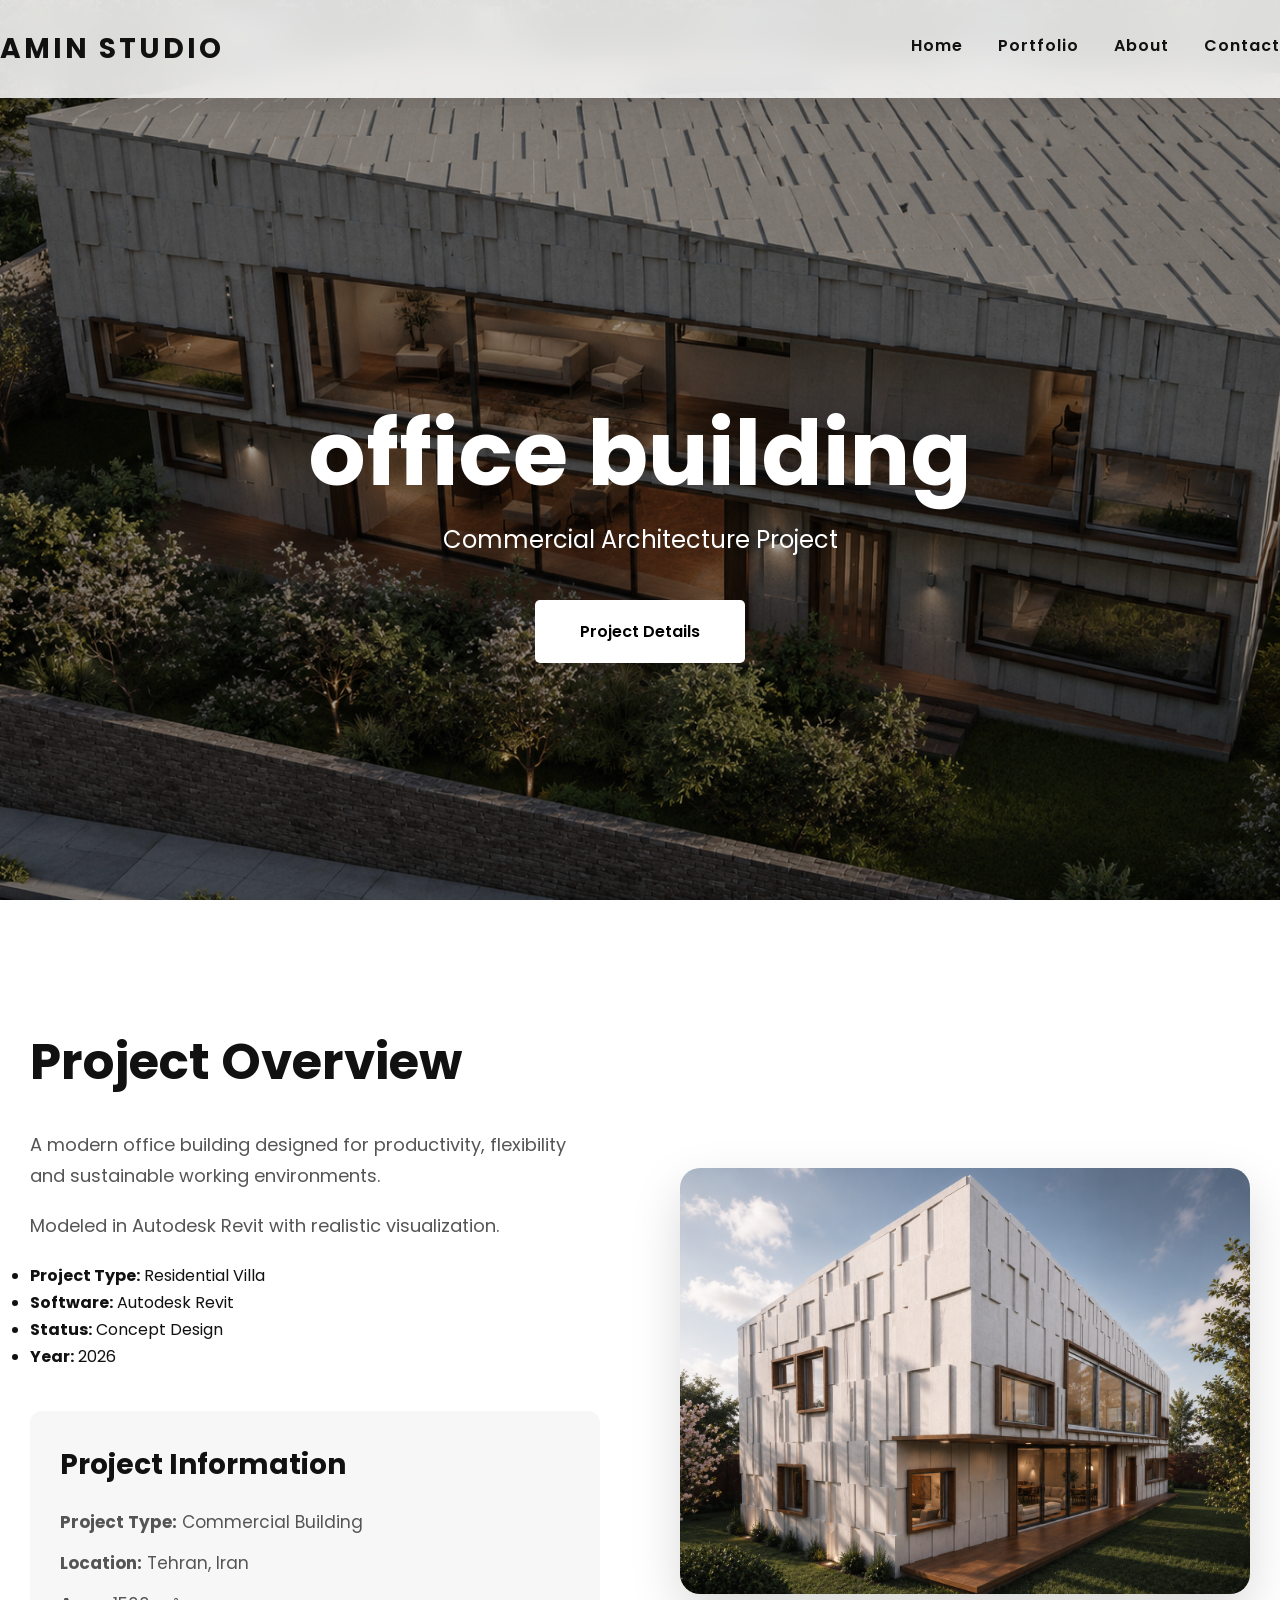
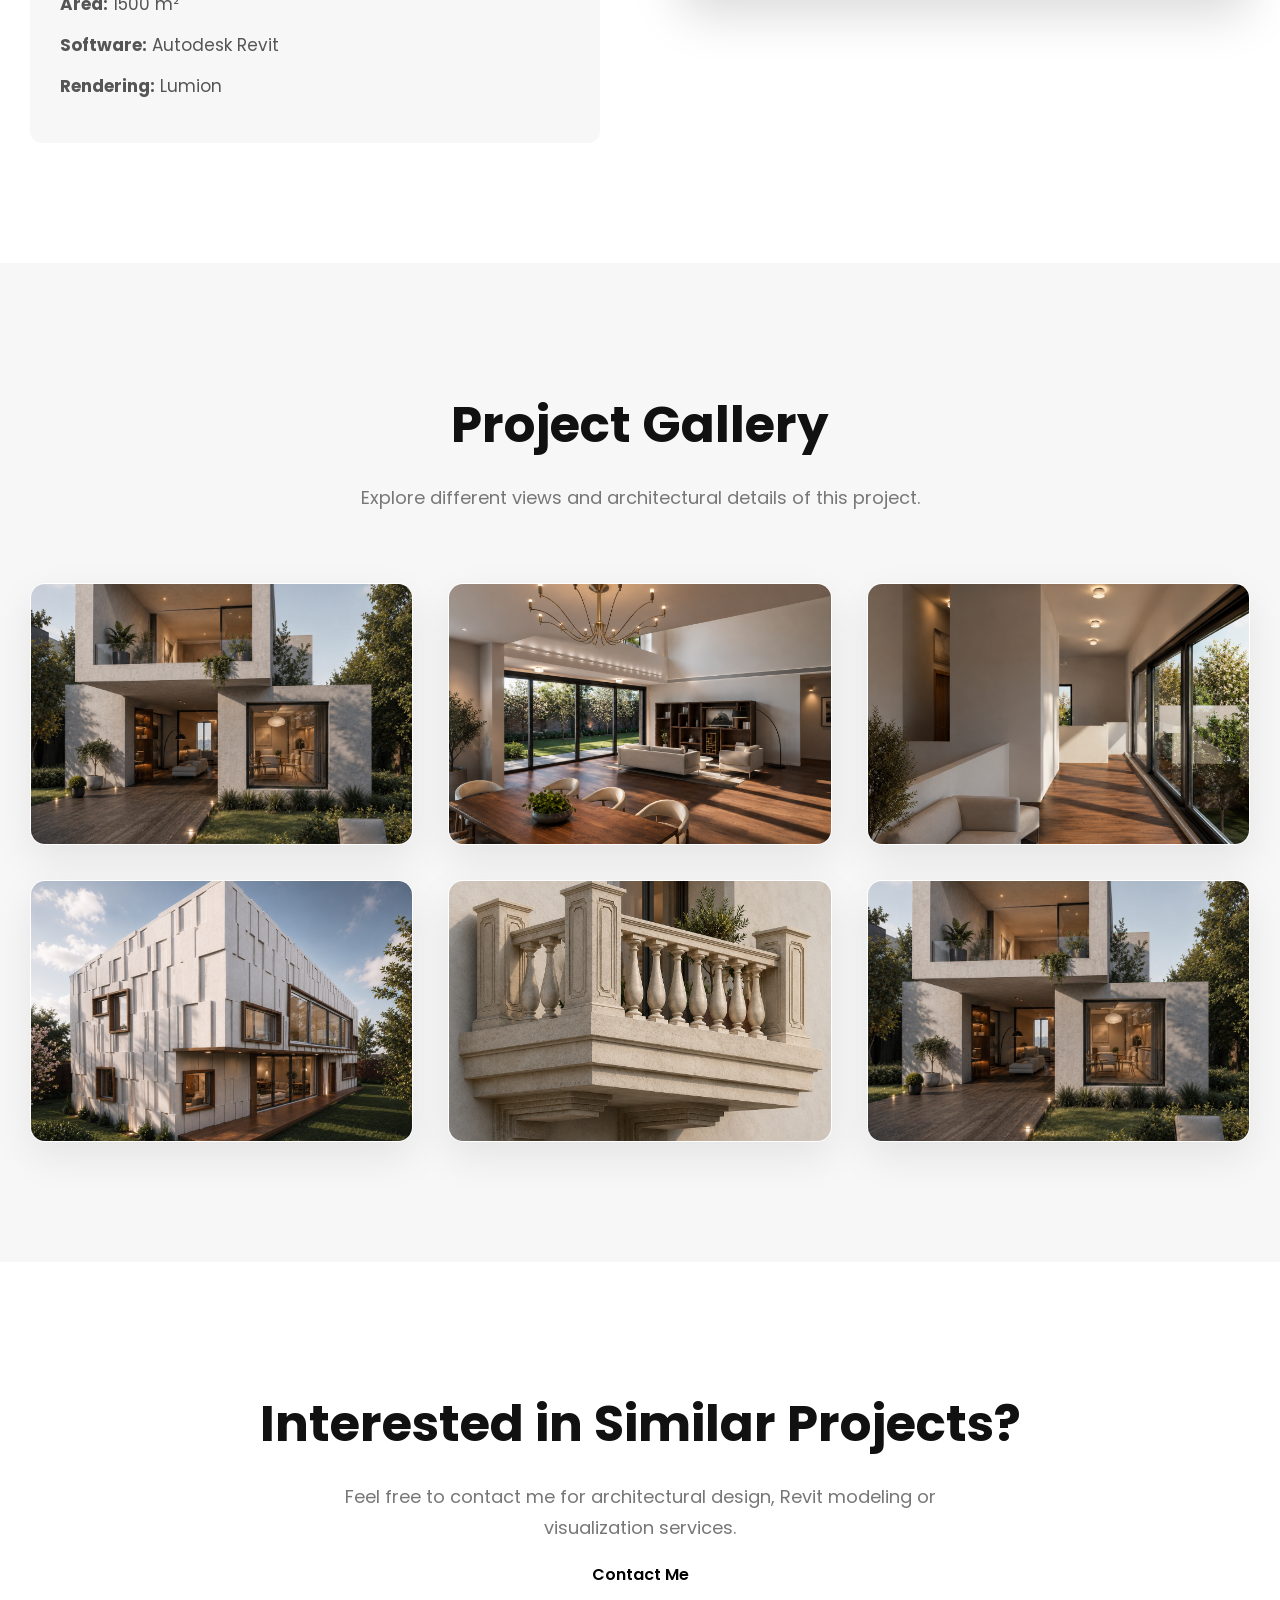
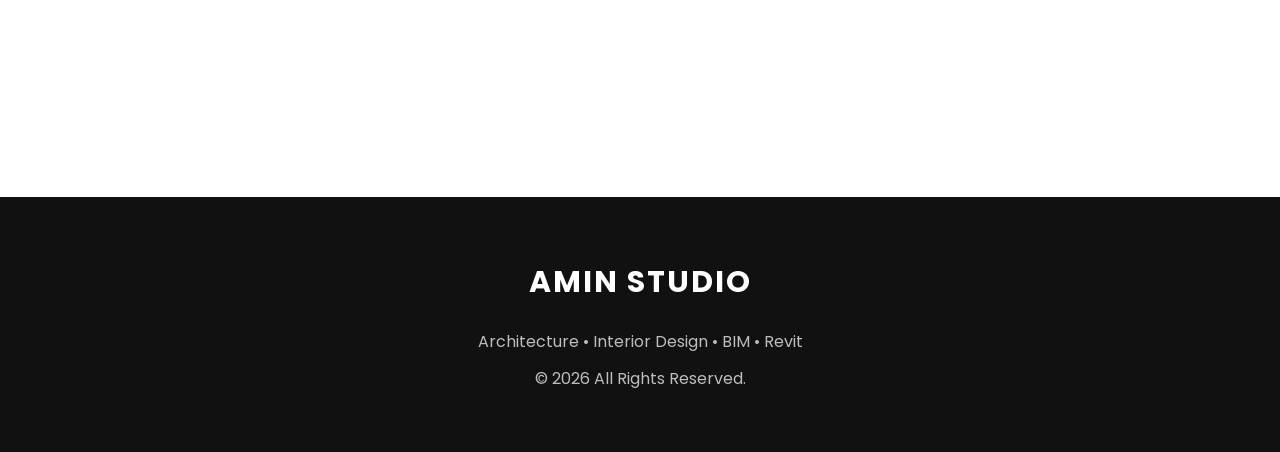
<file: project4.html>
<!DOCTYPE html>
<html lang="en">

<head>

<meta charset="UTF-8">
<meta name="viewport" content="width=device-width, initial-scale=1.0">

<title>Office Building | AMIN STUDIO</title>

<link rel="preconnect" href="https://fonts.googleapis.com">
<link rel="preconnect" href="https://fonts.gstatic.com" crossorigin>

<link href="https://fonts.googleapis.com/css2?family=Poppins:wght@300;400;500;600;700;800&display=swap" rel="stylesheet">

<link rel="stylesheet" href="style.css">

</head>

<body>

<header>

<div class="container">

<div class="logo">

AMIN STUDIO

</div>

<nav>

<a href="index.html">Home</a>
<a href="index.html#portfolio">Portfolio</a>
<a href="index.html#about">About</a>
<a href="index.html#contact">Contact</a>

</nav>

</div>

</header>

<section class="hero">

<div class="overlay">

<div class="hero-content">

<h1 id="project-page-title">office building </h1>

<p id="project-page-subtitle">
Commercial Architecture Project
</p>

<a href="#details" class="btn" id="project-page-btn">
Project Details
</a>

</div>

</div>

</section>

<section class="about" id="details">

<div class="container about-grid">

<div class="about-text">

<h2 id="overview-title">Project Overview</h2>

<p id="overview-text1">
A modern office building designed for productivity,
flexibility and sustainable working environments.
</p>

<p id="overview-text2"> 
Modeled in Autodesk Revit with realistic visualization.
</p>

<ul>

<li><strong>Project Type:</strong> Residential Villa</li>

<li><strong>Software:</strong> Autodesk Revit</li>

<li><strong>Status:</strong> Concept Design</li>

<li><strong>Year:</strong> 2026</li>

</ul>

<div class="project-details">

<h3>Project Information</h3>

<p><strong>Project Type:</strong> Commercial Building</p>

<p><strong>Location:</strong> Tehran, Iran</p>

<p><strong>Area:</strong> 1500 m²</p>

<p><strong>Software:</strong> Autodesk Revit</p>

<p><strong>Rendering:</strong> Lumion</p>

</div>

</div>

<div class="about-image">

<img src="images/project4.jpg" alt="Office Building">

</div>

</div>

</section>

<section class="portfolio">

<div class="container">

<div class="section-title">

<h2 id="gallery-title">Project Gallery</h2>

<p id="gallery-text">
Explore different views and architectural details of this project.
</p>

</div>

<div class="portfolio-grid">

<div class="project-card">
<img src="images/project1.jpg" alt="Gallery 1">
</div>

<div class="project-card">
<img src="images/project2.jpg" alt="Gallery 2">
</div>

<div class="project-card">
<img src="images/project3.jpg" alt="Gallery 3">
</div>

<div class="project-card">
<img src="images/project4.jpg" alt="Gallery 4">
</div>

<div class="project-card">
<img src="images/project5.jpg" alt="Gallery 5">
</div>

<div class="project-card">
<img src="images/project1.jpg" alt="Gallery 6">
</div>

</div>

</div>

</section>

<section class="contact">

<div class="container">

<div class="section-title">

<h2 id="contact-project-title">
Interested in Similar Projects?
</h2>

<p id="contact-project-text">
Feel free to contact me for architectural design,
Revit modeling or visualization services.
</p>

<a href="index.html#contact" class="btn" id="contact-project-btn">
Contact Me
</a>

</div>

</div>

</section>

<footer>

<div class="container">

<h3>AMIN STUDIO</h3>

<p>Architecture • Interior Design • BIM • Revit</p>

<p>© 2026 All Rights Reserved.</p>

</div>

</footer>

<script src="script.js"></script>

</body>

</html>
</file>
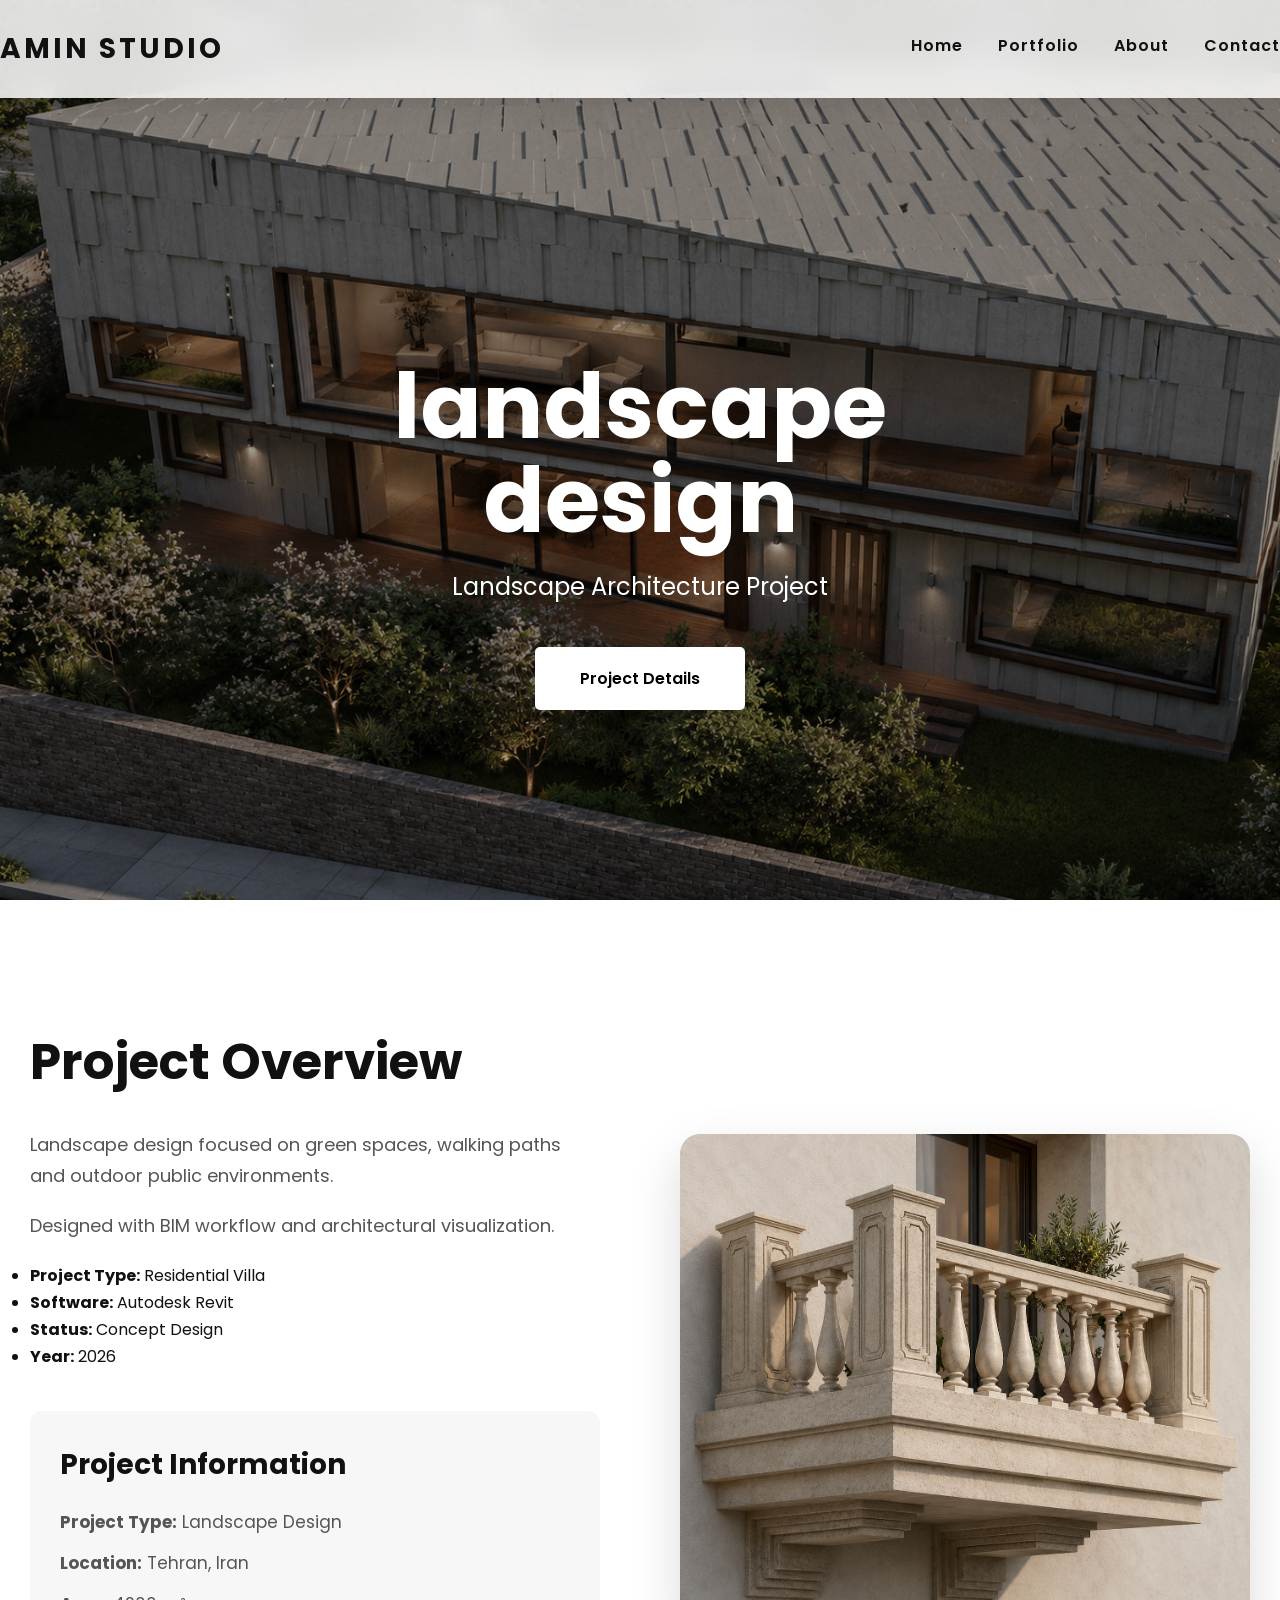
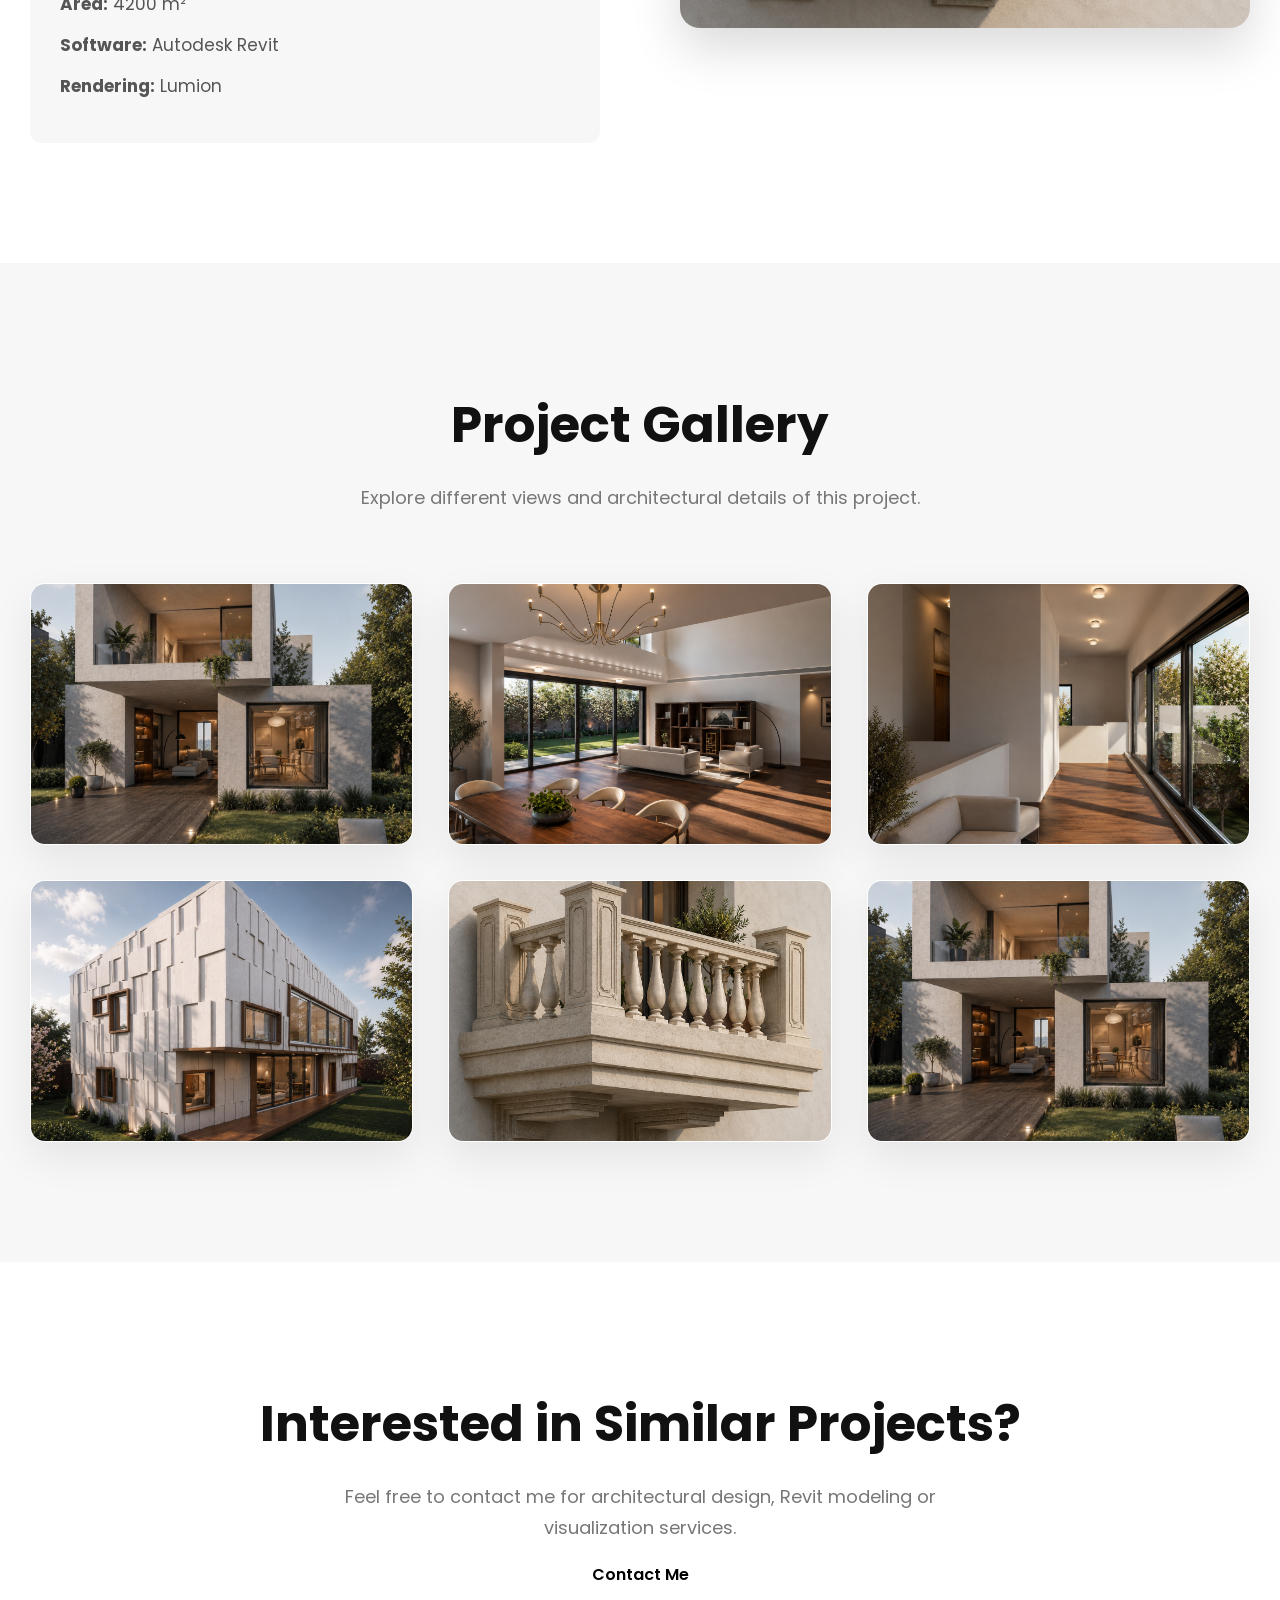
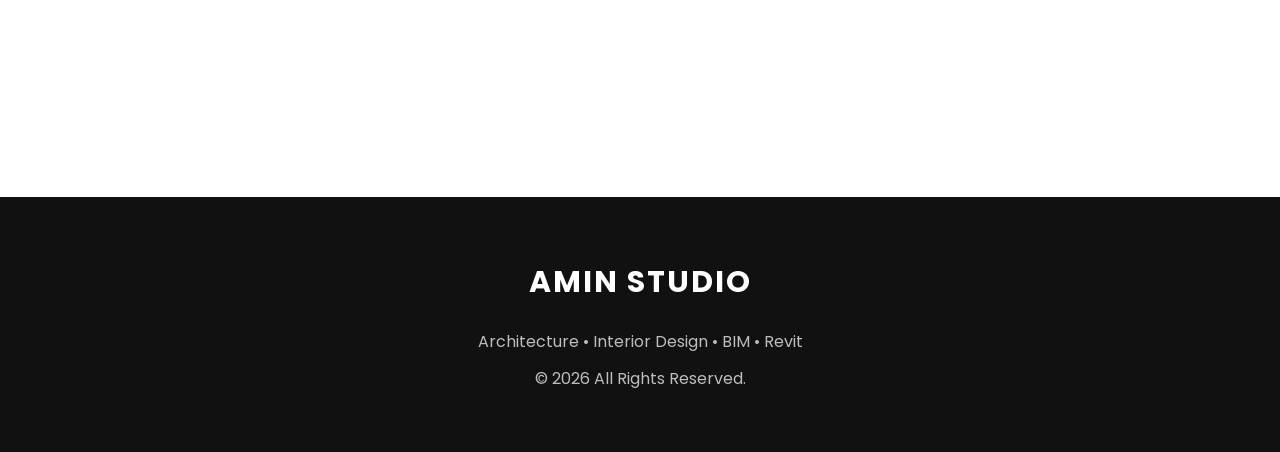
<file: project5.html>
<!DOCTYPE html>
<html lang="en">

<head>

<meta charset="UTF-8">
<meta name="viewport" content="width=device-width, initial-scale=1.0">

<title>Landscape Design | AMIN STUDIO</title>

<link rel="preconnect" href="https://fonts.googleapis.com">
<link rel="preconnect" href="https://fonts.gstatic.com" crossorigin>

<link href="https://fonts.googleapis.com/css2?family=Poppins:wght@300;400;500;600;700;800&display=swap" rel="stylesheet">

<link rel="stylesheet" href="style.css">

</head>

<body>

<header>

<div class="container">

<div class="logo">

AMIN STUDIO

</div>

<nav>

<a href="index.html">Home</a>
<a href="index.html#portfolio">Portfolio</a>
<a href="index.html#about">About</a>
<a href="index.html#contact">Contact</a>

</nav>

</div>

</header>

<section class="hero">

<div class="overlay">

<div class="hero-content">

<h1 id="project-page-title"> landscape design</h1>

<p id="project-page-subtitle">
Landscape Architecture Project
</p>

<a href="#details" class="btn" id="project-page-btn">
Project Details
</a>

</div>

</div>

</section>

<section class="about" id="details">

<div class="container about-grid">

<div class="about-text">

<h2 id="overview-title">Project Overview</h2>

<p id="overview-text1">
Landscape design focused on green spaces,
walking paths and outdoor public environments.
</p>

<p id="overview-text2">
Designed with BIM workflow and architectural visualization.
</p>

<ul>

<li><strong>Project Type:</strong> Residential Villa</li>

<li><strong>Software:</strong> Autodesk Revit</li>

<li><strong>Status:</strong> Concept Design</li>

<li><strong>Year:</strong> 2026</li>

</ul>

<div class="project-details">

<h3>Project Information</h3>

<p><strong>Project Type:</strong> Landscape Design</p>

<p><strong>Location:</strong> Tehran, Iran</p>

<p><strong>Area:</strong> 4200 m²</p>

<p><strong>Software:</strong> Autodesk Revit</p>

<p><strong>Rendering:</strong> Lumion</p>

</div>

</div>

<div class="about-image">

<img src="images/project5.jpg" alt="Landscape Design">

</div>

</div>

</section>

<section class="portfolio">

<div class="container">

<div class="section-title">

<h2 id="gallery-title">Project Gallery</h2>

<p id="gallery-text">
Explore different views and architectural details of this project.
</p>

</div>

<div class="portfolio-grid">

<div class="project-card">
<img src="images/project1.jpg" alt="Gallery 1">
</div>

<div class="project-card">
<img src="images/project2.jpg" alt="Gallery 2">
</div>

<div class="project-card">
<img src="images/project3.jpg" alt="Gallery 3">
</div>

<div class="project-card">
<img src="images/project4.jpg" alt="Gallery 4">
</div>

<div class="project-card">
<img src="images/project5.jpg" alt="Gallery 5">
</div>

<div class="project-card">
<img src="images/project1.jpg" alt="Gallery 6">
</div>

</div>

</div>

</section>

<section class="contact">

<div class="container">

<div class="section-title">

<h2 id="contact-project-title">
Interested in Similar Projects?
</h2>

<p id="contact-project-text">
Feel free to contact me for architectural design,
Revit modeling or visualization services.
</p>

<a href="index.html#contact" class="btn" id="contact-project-btn">
Contact Me
</a>

</div>

</div>

</section>

<footer>

<div class="container">

<h3>AMIN STUDIO</h3>

<p>Architecture • Interior Design • BIM • Revit</p>

<p>© 2026 All Rights Reserved.</p>

</div>

</footer>

<script src="script.js"></script>

</body>

</html>
</file>
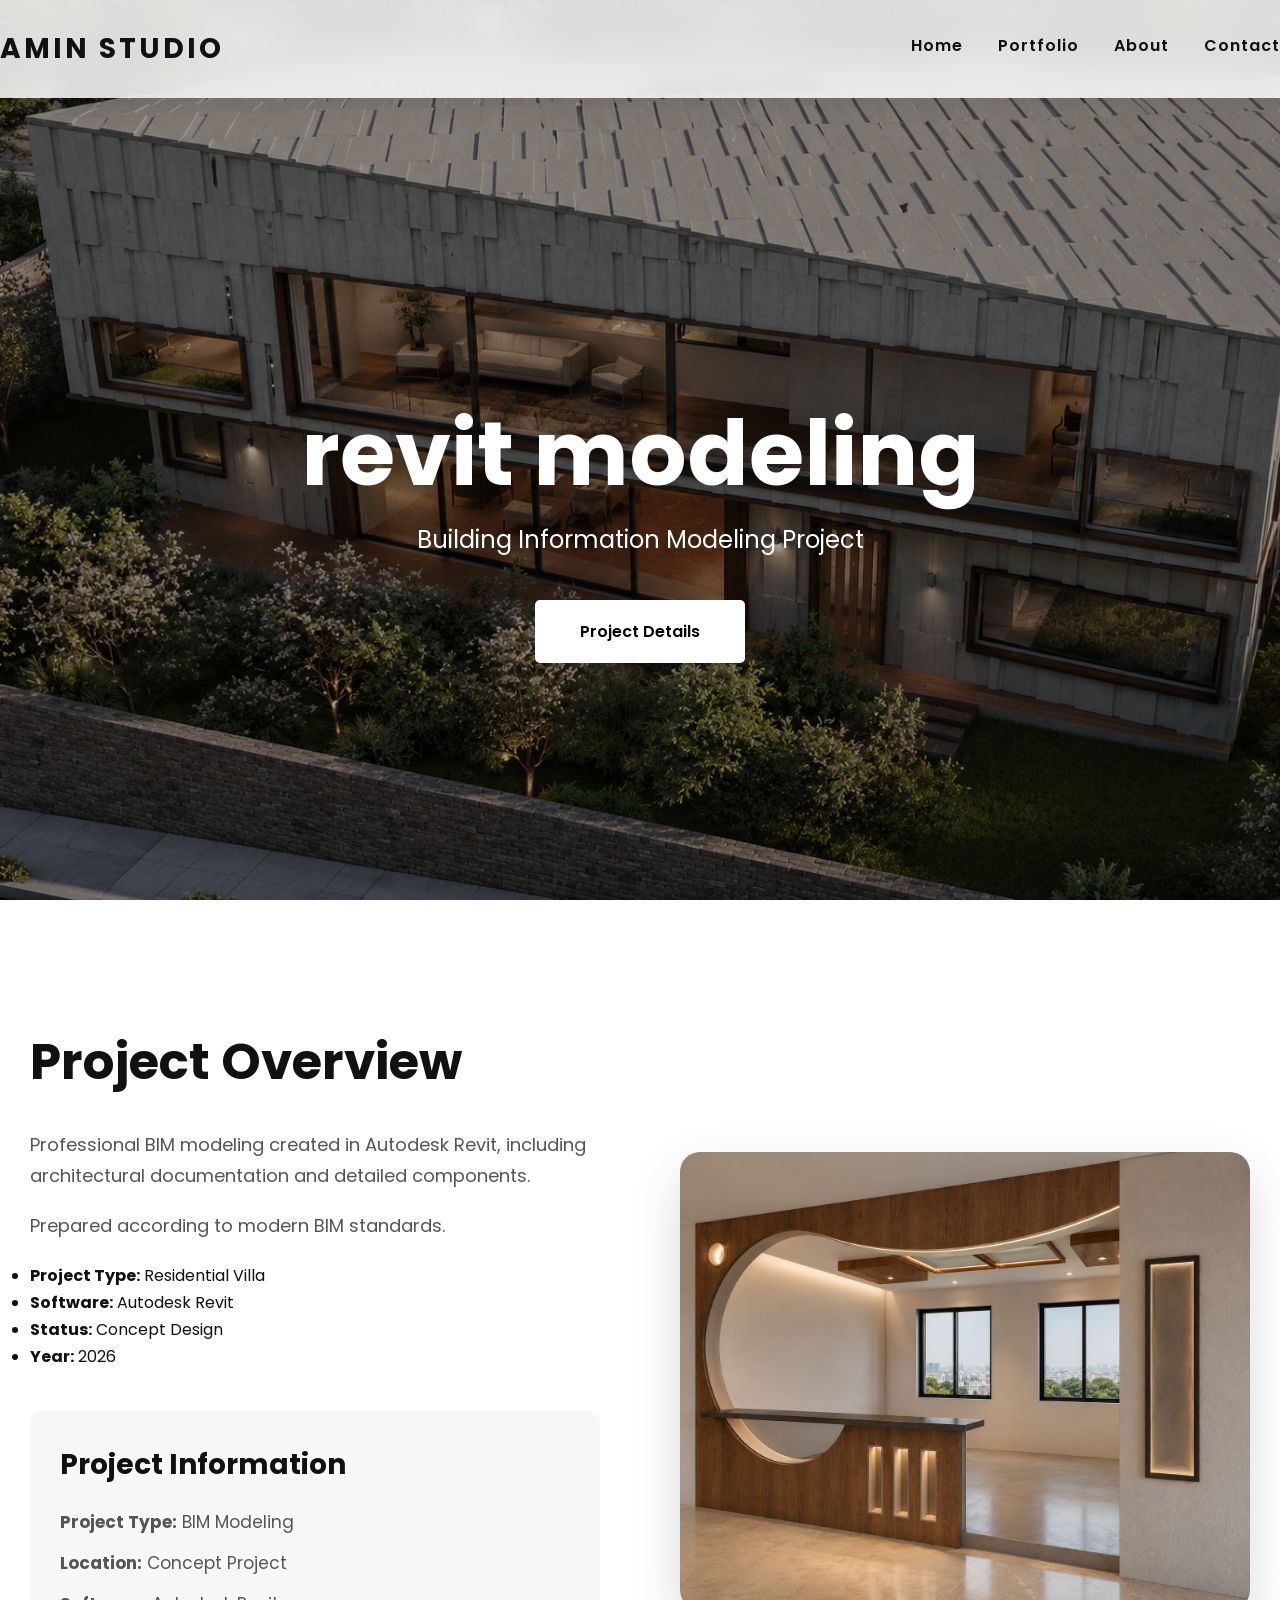
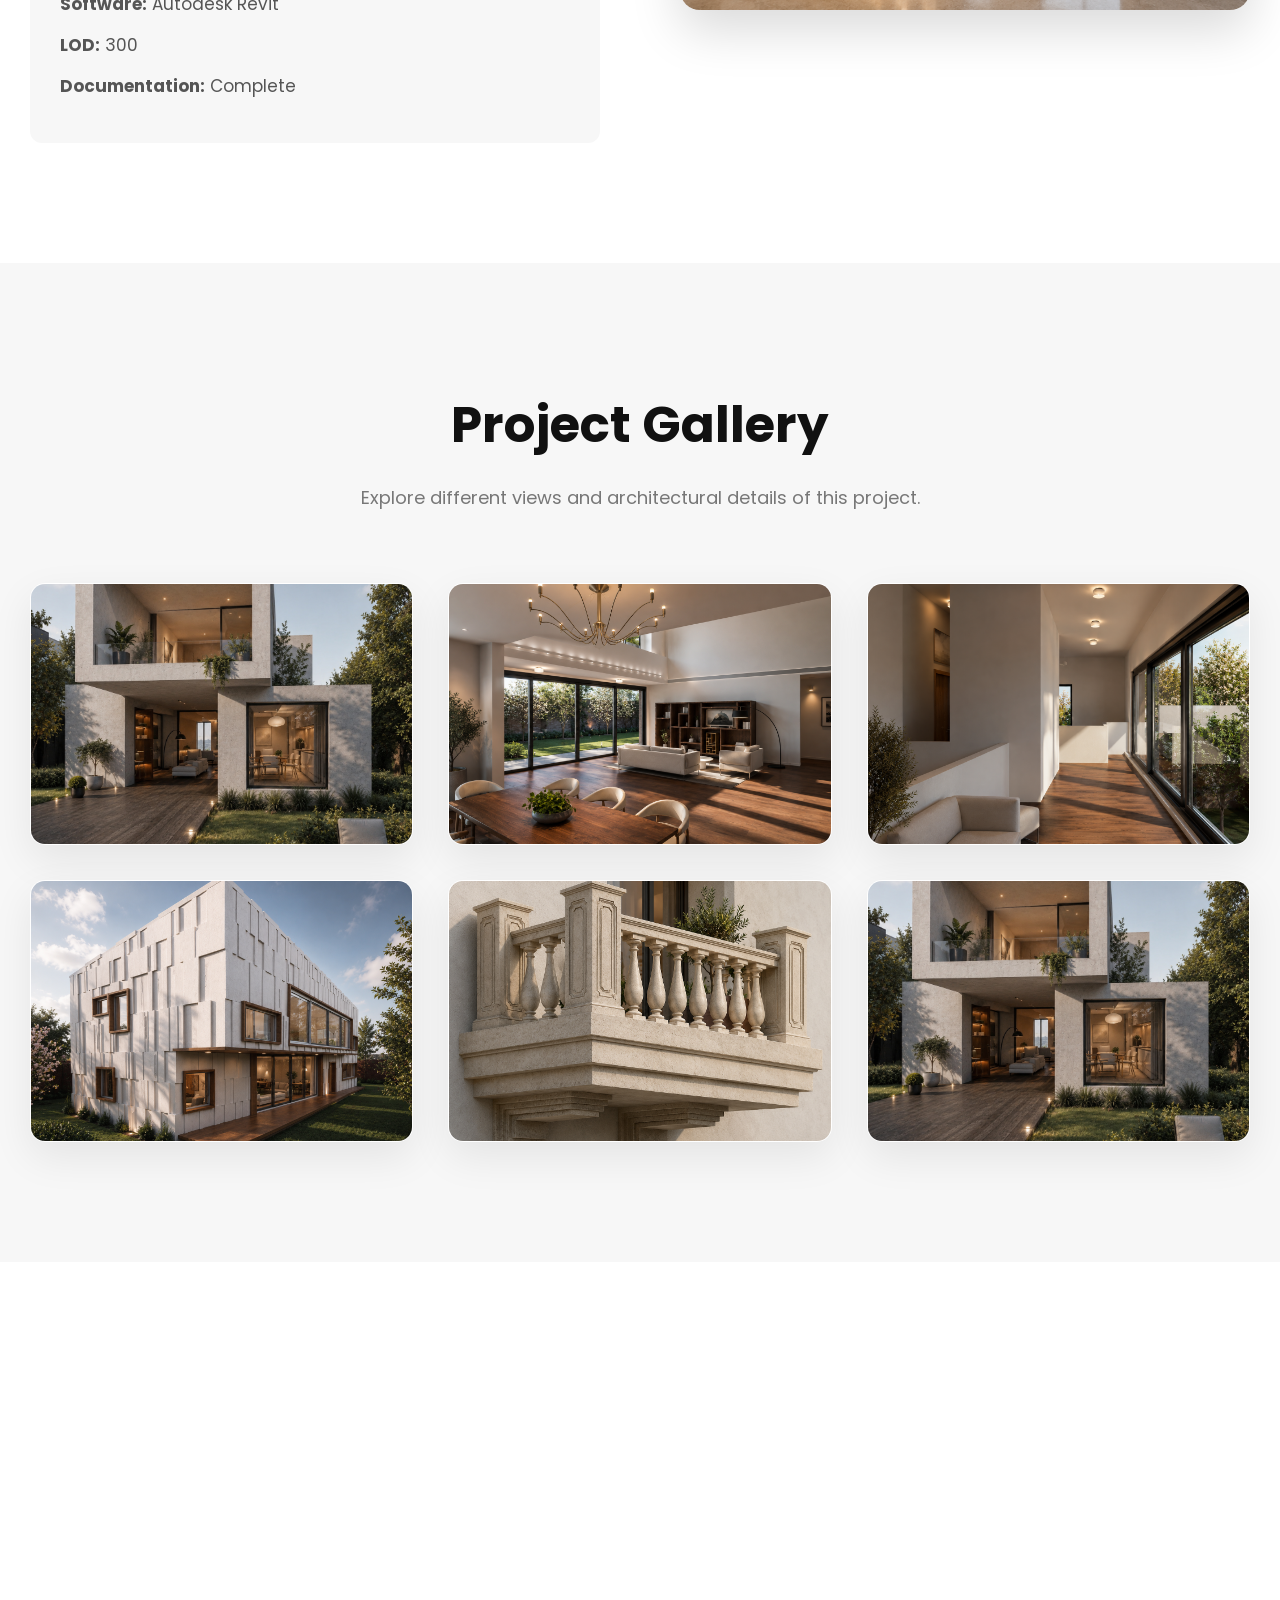
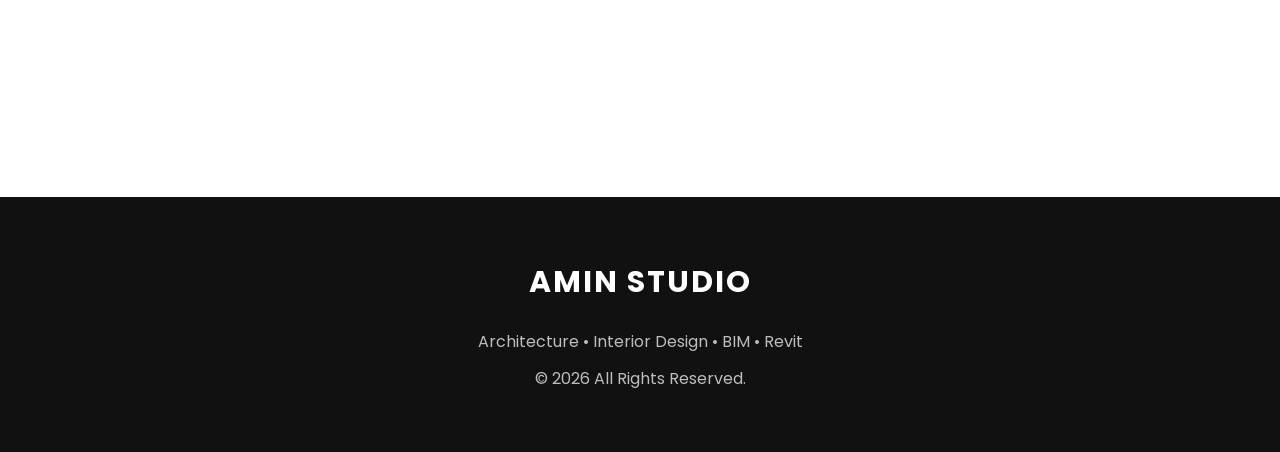
<file: project6.html>
<!DOCTYPE html>
<html lang="en">

<head>

<meta charset="UTF-8">
<meta name="viewport" content="width=device-width, initial-scale=1.0">

<title>Revit Modeling | AMIN STUDIO</title>

<link rel="preconnect" href="https://fonts.googleapis.com">
<link rel="preconnect" href="https://fonts.gstatic.com" crossorigin>

<link href="https://fonts.googleapis.com/css2?family=Poppins:wght@300;400;500;600;700;800&display=swap" rel="stylesheet">

<link rel="stylesheet" href="style.css">

</head>

<body>

<header>

<div class="container">

<div class="logo">

AMIN STUDIO

</div>

<nav>

<a href="index.html">Home</a>
<a href="index.html#portfolio">Portfolio</a>
<a href="index.html#about">About</a>
<a href="index.html#contact">Contact</a>

</nav>

</div>

</header>

<section class="hero">

<div class="overlay">

<div class="hero-content">

<h1 id="project-page-title">revit modeling</h1>

<p id="project-page-subtitle"> 
Building Information Modeling Project
</p>

<a href="#details" class="btn" id="project-page-btn">
Project Details
</a>

</div>

</div>

</section>

<section class="about" id="details">

<div class="container about-grid">

<div class="about-text">

<h2 id="overview-title">Project Overview</h2>

<p id="overview-text1">
Professional BIM modeling created in Autodesk Revit,
including architectural documentation and detailed components.
</p>

<p id="overview-text2">
Prepared according to modern BIM standards.
</p>

<ul>

<li><strong>Project Type:</strong> Residential Villa</li>

<li><strong>Software:</strong> Autodesk Revit</li>

<li><strong>Status:</strong> Concept Design</li>

<li><strong>Year:</strong> 2026</li>

</ul>

<div class="project-details">

<h3>Project Information</h3>

<p><strong>Project Type:</strong> BIM Modeling</p>

<p><strong>Location:</strong> Concept Project</p>

<p><strong>Software:</strong> Autodesk Revit</p>

<p><strong>LOD:</strong> 300</p>

<p><strong>Documentation:</strong> Complete</p>

</div>

</div>

<div class="about-image">

<img src="images/project6.jpg" alt="Revit Modeling">

</div>

</div>

</section>

<section class="portfolio">

<div class="container">

<div class="section-title">

<h2 id="gallery-title">Project Gallery</h2>

<p id="gallery-text">
Explore different views and architectural details of this project.
</p>

</div>

<div class="portfolio-grid">

<div class="project-card">
<img src="images/project1.jpg" alt="Gallery 1">
</div>

<div class="project-card">
<img src="images/project2.jpg" alt="Gallery 2">
</div>

<div class="project-card">
<img src="images/project3.jpg" alt="Gallery 3">
</div>

<div class="project-card">
<img src="images/project4.jpg" alt="Gallery 4">
</div>

<div class="project-card">
<img src="images/project5.jpg" alt="Gallery 5">
</div>

<div class="project-card">
<img src="images/project1.jpg" alt="Gallery 6">
</div>

</div>

</div>

</section>

<section class="contact">

<div class="container">

<div class="section-title">

<h2 id="contact-project-title">
Interested in Similar Projects?
</h2>

<p id="contact-project-text">
Feel free to contact me for architectural design,
Revit modeling or visualization services.
</p>

<a href="index.html#contact" class="btn" id="contact-project-btn">
Contact Me
</a>

</div>

</div>

</section>

<footer>

<div class="container">

<h3>AMIN STUDIO</h3>

<p>Architecture • Interior Design • BIM • Revit</p>

<p>© 2026 All Rights Reserved.</p>

</div>

</footer>

<script src="script.js"></script>

</body>

</html>
</file>
<file: style.css>
/* ===========================
   AMIN STUDIO
   Version 1.0
=========================== */

*{
margin:0;
padding:0;
box-sizing:border-box;
scroll-behavior:smooth;
}

body{

font-family:'Poppins',sans-serif;

background:#ffffff;

color:#111;

line-height:1.7;

overflow-x:hidden;

}

html,
body{
width:100%;
overflow-x:hidden;
}

section{
width:100%;
}

img{

width:100%;

display:block;

}

.container{
width:100%;
max-width:1400px;
margin:auto;
padding:0 30px;
}

/*================ HEADER ================*/

header{

position:fixed;

top:0;

left:0;

width:100%;

background:rgba(255,255,255,.85);

backdrop-filter:blur(15px);

box-shadow:0 5px 25px rgba(0,0,0,.08);

z-index:999;

transition:all .35s ease;

}

header .container{

display:flex;

justify-content:space-between;

align-items:center;

padding:25px 0;

}

.logo{

font-size:28px;

font-weight:700;

letter-spacing:3px;

}

nav{

display:flex;

gap:35px;

}

nav a{

position:relative;

text-decoration:none;

color:#111;

font-weight:600;

letter-spacing:1px;

padding-bottom:6px;

transition:.35s;

}

nav a::after{

content:"";

position:absolute;

left:0;

bottom:0;

width:0;

height:2px;

background:#7d8b6d;

transition:.35s;

}

nav a:hover{

color:#7d8b6d;

}

nav a:hover::after{

width:100%;

}

nav a:hover{

color:#7d8b6d;

}

/*================ HERO ================*/

.hero{

height:100vh;

background:url("images/hero.jpg") center center/cover no-repeat;

position:relative;

overflow:hidden;

}

.overlay{
position:absolute;
top:0;
left:0;
width:100%;
height:100%;

background:rgba(0,0,0,.35);

display:flex;
justify-content:center;
align-items:center;

padding-top:90px;
}

.hero-content{

transform:translateY(40px);

max-width:900px;

padding:40px;

text-align:center;

color:white;

}

.hero-content h1{

font-size:clamp(60px,7vw,95px);

line-height:1.05;

margin-bottom:20px;

}

.hero-content p{

font-size:24px;

max-width:800px;

margin:0 auto 40px;

line-height:1.6;

}

.btn{

display:inline-block;

padding:18px 45px;

background:white;

color:black;

text-decoration:none;

font-weight:600;

transition:.3s;

border-radius:5px;

}

.btn:hover{

background:#111;

color:white;

}

/*================ SECTION TITLE ================*/

.section-title{

text-align:center;

margin-bottom:70px;

}

.section-title h2{

font-size:50px;

margin-bottom:15px;

font-weight:700;

}

.section-title p{

font-size:18px;

color:#777;

max-width:700px;

margin:auto;

}

/*================ PORTFOLIO ================*/

.portfolio{

padding:120px 0;

background:#f7f7f7;

}

.portfolio-grid{

display:grid;

grid-template-columns:repeat(3,1fr);

gap:35px;

}

.project-card{

background:white;

border-radius:15px;

overflow:hidden;

box-shadow:0 15px 40px rgba(0,0,0,.08);

transition:.4s;

cursor:pointer;

}

.project-card:hover{

transform:translateY(-12px);

box-shadow:0 25px 50px rgba(0,0,0,.15);

}

.project-card img{

height:260px;

object-fit:cover;

transition:.5s;

}

.project-card:hover img{

transform:scale(1.08);

}

.project-info{

position:absolute;

left:0;

bottom:0;

width:100%;

padding:30px;

background:linear-gradient(
to top,
rgba(0,0,0,.88),
rgba(0,0,0,.15)
);

color:white;

transform:translateY(100%);

transition:.45s;

}

.project-card:hover .project-info{

transform:translateY(0);

}

.project-info h3{

font-size:24px;

margin-bottom:10px;

}

.project-info p{

color:#777;

font-size:16px;

}

.project-info .btn{

display:flex;
justify-content:center;
align-items:center;

width:100%;
height:52px;

margin-top:18px;

padding:0;

font-size:15px;
font-weight:600;

background:white;
color:#111;

border-radius:8px;

text-align:center;

line-height:1.4;

white-space:normal;

}

.project-info .btn:hover{

background:#7d8b6d;

color:white;

}

/*================ ABOUT ================*/

.about{

padding:120px 0;

}

.about-grid{

display:grid;

grid-template-columns:1fr 1fr;

gap:80px;

align-items:center;

}

.about-text h2{

font-size:50px;

margin-bottom:25px;

}

.about-text p{

margin-bottom:20px;

font-size:18px;

color:#555;

}

.about-image img{

border-radius:20px;

box-shadow:0 20px 50px rgba(0,0,0,.15);

}

/*================ SERVICES ================*/

.services{

padding:120px 0;

background:#111;

color:white;

}

.services-grid{

display:grid;

grid-template-columns:repeat(2,1fr);

gap:35px;

margin-top:60px;

}

.service-box{

background:#1d1d1d;

padding:45px;

border-radius:15px;

transition:.4s;

border:1px solid transparent;

}

.service-box:hover{

transform:translateY(-10px);

border-color:#8b9b7a;

}

.service-box h3{

font-size:28px;

margin-bottom:18px;

}

.service-box p{

color:#bfbfbf;

line-height:1.8;

}

/*================ CONTACT ================*/

.contact{

padding:120px 0;

background:white;

}

.contact form{

max-width:850px;

margin:auto;

display:flex;

flex-direction:column;

gap:25px;

}

.contact input,

.contact textarea{

padding:20px;

font-size:17px;

border:1px solid #ddd;

border-radius:8px;

font-family:Poppins,sans-serif;

outline:none;

transition:.3s;

}

.contact input:focus,

.contact textarea:focus{

border-color:#8b9b7a;

}

.contact textarea{

height:220px;

resize:none;

}

.contact button{

padding:18px;

background:#111;

color:white;

border:none;

font-size:18px;

cursor:pointer;

border-radius:8px;

transition:.3s;

}

.contact button:hover{

background:#8b9b7a;

}

/*================ FOOTER ================*/

footer{

background:#111;

color:white;

padding:60px 0;

text-align:center;

}

footer h3{

font-size:30px;

margin-bottom:20px;

letter-spacing:2px;

}

footer p{

color:#bdbdbd;

margin-top:10px;

}

/*================ RESPONSIVE ================*/

@media(max-width:1100px){

.hero-content h1{

font-size:65px;

line-height:75px;

}

.portfolio-grid{

grid-template-columns:repeat(2,1fr);

}

.about-grid{

grid-template-columns:1fr;

}

.services-grid{

grid-template-columns:1fr;

}

}

@media(max-width:768px){

header .container{

flex-direction:column;

gap:20px;

}

.logo{

width:100%;

text-align:center;

margin:0 auto;

}

nav{

flex-wrap:wrap;

justify-content:center;

gap:18px;

}

.hero-content h1{

font-size:45px;

line-height:55px;

}

.hero-content p{

font-size:18px;

}

.section-title h2{

font-size:38px;

}

.portfolio-grid{

grid-template-columns:1fr;

}

.logo{

font-size:24px;

}

}

@media(max-width:500px){

.hero-content h1{

font-size:34px;

line-height:42px;

}

.hero-content p{

font-size:16px;

}

.btn{

padding:15px 30px;

}

.contact input,

.contact textarea{

padding:15px;

}

}

/* ===== Portfolio Hover Effect ===== */

.project-card{

position:relative;

background:white;

border-radius:15px;

overflow:hidden;

box-shadow:0 15px 40px rgba(0,0,0,.08);

transition:.4s;

cursor:pointer;

}

.project-card img{

width:100%;

height:260px;

object-fit:cover;

transition:.5s;

}

.project-card:hover img{

transform:scale(1.1);

}

.project-info{

position:absolute;

left:0;

bottom:-100%;

width:100%;

padding:35px;

background:linear-gradient(
to top,
rgba(0,0,0,.92),
rgba(0,0,0,.25)
);

color:white;

transition:.45s;

display:flex;

flex-direction:column;

justify-content:center;

height:100%;

}

.project-card:hover .project-info{

bottom:0;

}

.project-info h3{

font-size:28px;

font-weight:600;

margin-bottom:10px;

letter-spacing:1px;

}

.project-info p{

color:#e5e5e5;

margin-bottom:20px;

font-size:16px;

}

/*============== STATS ==============*/

.stats{

background:#f5f5f5;

padding:100px 0;

}

.stats-grid{

display:grid;

grid-template-columns:repeat(4,1fr);

gap:30px;

text-align:center;

}

.stat-box{

background:white;

padding:40px;

border-radius:15px;

box-shadow:0 10px 30px rgba(0,0,0,.08);

transition:.3s;

}

.stat-box:hover{

transform:translateY(-10px);

}

.stat-box h2{

font-size:55px;

color:#7d8b6d;

margin-bottom:15px;

}

.stat-box p{

font-size:18px;

}

/*========= Scroll Animation =========*/

.hidden{

opacity:0;

transform:translateY(80px);

transition:all .8s ease;

}

.show{

opacity:1;

transform:translateY(0);

}

/*================ HERO ANIMATION ================*/

.hero{

animation:heroZoom 12s ease-in-out infinite alternate;

}

@keyframes heroZoom{

0%{

background-size:100%;

}

100%{

background-size:110%;

}

}

.hero-content h1{

opacity:0;

animation:fadeUp 1s ease forwards;

animation-delay:.3s;

}

.hero-content p{

opacity:0;

animation:fadeUp 1s ease forwards;

animation-delay:.8s;

}

.hero-content .btn{

opacity:0;

animation:fadeUp 1s ease forwards;

animation-delay:1.3s;

}

@keyframes fadeUp{

from{

opacity:0;

transform:translateY(40px);

}

to{

opacity:1;

transform:translateY(0);

}

}

/*================ SCROLL DOWN ================*/

.scroll-down{

margin-top:60px;

font-size:40px;

color:white;

animation:float 2s ease infinite;

}

@keyframes float{

0%{

transform:translateY(0);

}

50%{

transform:translateY(15px);

}

100%{

transform:translateY(0);

}

}

/*========== MOBILE MENU ==========*/

.menu-toggle{

display:none;

flex-direction:column;

cursor:pointer;

gap:6px;

}

.menu-toggle span{

width:30px;

height:3px;

background:#111;

transition:.3s;

}

@media(max-width:768px){

.stats-grid{

display:grid;

grid-template-columns:1fr;

gap:18px;

padding:0 20px;

}

.logo{

width:100%;

text-align:center;

font-size:24px;

margin:0 auto;

}

.hero{

height:100svh;

background-attachment:scroll;

}

.menu-toggle{

display:flex;

}

nav{

display:none;

position:absolute;

top:90px;

left:0;

width:100%;

background:white;

padding:30px 0;

flex-direction:column;

align-items:center;

box-shadow:0 10px 30px rgba(0,0,0,.1);

}

nav.active{

display:flex;

}

.contact-info{

flex-direction:column;

align-items:center;

gap:18px;

}

}

.project-card{

border:1px solid rgba(255,255,255,.05);

}

.project-card:hover{

box-shadow:0 30px 60px rgba(0,0,0,.18);

}

/*========== Header Scroll Effect ==========*/

header.scrolled{

padding:0;

background:rgba(255,255,255,.96);

box-shadow:0 12px 30px rgba(0,0,0,.12);

}

header.scrolled .container{

padding:16px 0;

}

header.scrolled .logo{

font-size:24px;

}

header.scrolled nav a{

font-size:15px;

}

/*========== Skills ==========*/

.skills{
margin:40px 0;
}

.skill{
margin-bottom:25px;
}

.skill span{
display:block;
margin-bottom:8px;
font-weight:600;
font-size:16px;
}

.skill-bar{
width:100%;
height:10px;
background:#e8e8e8;
border-radius:20px;
overflow:hidden;
}

.skill-fill{
height:100%;
background:#7d8b6d;
border-radius:20px;
transition:width 1.2s ease;
}

/*=========== PROJECT PAGE ===========*/

.project-details{

margin-top:40px;

padding:30px;

background:#f7f7f7;

border-radius:12px;

}

.project-details h3{

margin-bottom:20px;

font-size:28px;

}

.project-details p{

margin-bottom:12px;

font-size:17px;

color:#555;

}

.contact-info{

text-align:center;

margin-bottom:40px;

}

.contact-info p{

font-size:18px;

margin-bottom:12px;

color:#555;

}

.contact-info strong{

color:#111;

}

/*========== Contact Info ==========*/

.contact-info{

display:flex;

justify-content:center;

gap:40px;

flex-wrap:wrap;

margin-bottom:45px;

}

.info-item{

display:flex;

align-items:center;

gap:12px;

font-size:18px;

color:#555;

}

.info-item i{

font-size:22px;

color:#7d8b6d;

}

/*========== Social Links ==========*/

.social-links{

display:flex;

justify-content:center;

gap:22px;

margin:30px 0;

}

.social-links a{

width:50px;

height:50px;

display:flex;

align-items:center;

justify-content:center;

border-radius:50%;

background:#222;

color:white;

font-size:22px;

text-decoration:none;

transition:.3s;

}

.social-links a:hover{

background:#7d8b6d;

transform:translateY(-6px);

}

/*========== LOADER ==========*/

#loader{

position:fixed;

top:0;

left:0;

width:100%;

height:100%;

background:#111;

display:flex;

justify-content:center;

align-items:center;

z-index:99999;

transition:opacity .8s ease, visibility .8s;

}

.loader-logo{

color:white;

font-size:42px;

font-weight:700;

letter-spacing:8px;

animation:pulse 1.5s infinite;

}

#loader.hide{

opacity:0;

visibility:hidden;

}

@keyframes pulse{

0%{

opacity:.4;

transform:scale(.96);

}

50%{

opacity:1;

transform:scale(1);

}

100%{

opacity:.4;

transform:scale(.96);

}

}

.logo{

font-size:28px;

font-weight:700;

letter-spacing:3px;

}

@media (max-width:768px){

header .container{

display:flex;

flex-direction:column;

align-items:center;

justify-content:center;

}

.logo{

width:100%;

margin:0;

padding:0;

text-align:center;

}

}

@media (max-width:768px){

.stat-box{

padding:25px 20px;

}

.stat-box h2{

font-size:40px;

}

.stat-box p{

font-size:16px;

}

}

/* ===== Language Button ===== */

.lang-btn{

background:#111;

color:#fff;

border:none;

padding:10px 18px;

border-radius:6px;

cursor:pointer;

font-size:15px;

font-weight:600;

transition:.3s;

}

.lang-btn:hover{

background:#7d8b6d;

}

@media(max-width:768px){

.lang-btn{

margin-top:15px;

}

}

#view-btn1,
#view-btn2,
#view-btn3,
#view-btn4,
#view-btn5,
#view-btn6{
    display:flex;
    justify-content:center;
    align-items:center;
    width:100%;
    min-height:48px;
    text-align:center;
    white-space:normal;
    word-break:break-word;
    line-height:1.4;
    padding:10px;
}
</file>
